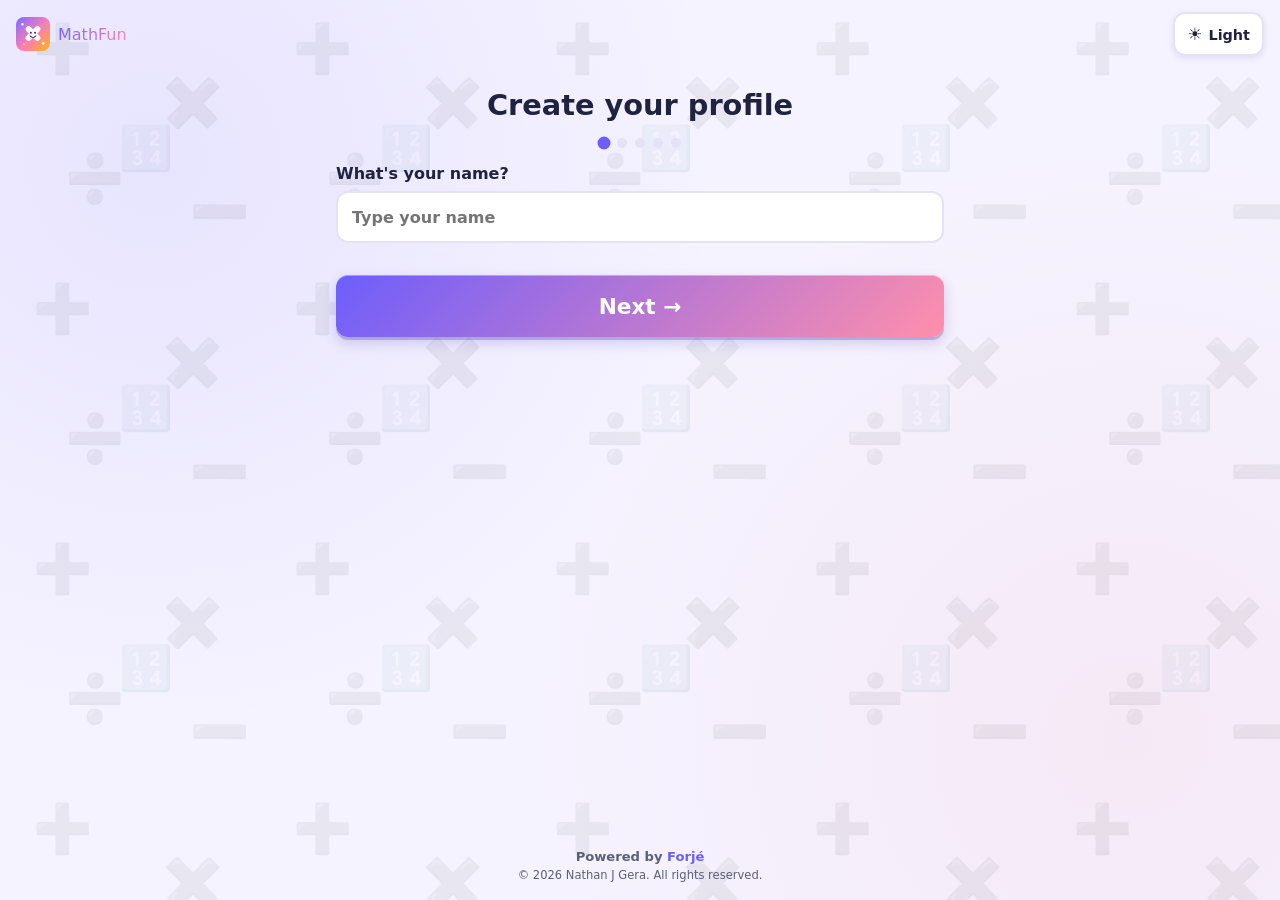
<file: index.html>
<!DOCTYPE html>
<html lang="en">
<head>
  <meta charset="UTF-8">
  <meta name="viewport" content="width=device-width, initial-scale=1.0, viewport-fit=cover">
  <meta name="theme-color" content="#6d5efc">
  <meta name="description" content="MathFun - a playful maths game for kids. Practise addition, subtraction, multiplication and division, with fun facts, a daily challenge and rewards.">
  <title>MathFun</title>
  <link rel="manifest" href="./manifest.webmanifest">
  <link rel="icon" href="./icons/icon.svg" type="image/svg+xml">
  <link rel="apple-touch-icon" href="./icons/apple-touch-icon.png">
  <link rel="stylesheet" href="./styles.css">
</head>
<body>
  <header class="app-header">
    <button class="brand" id="brandHome" type="button" aria-label="MathFun home - reload" title="Back to start (reload)">
      <img class="brand-mark" src="./icons/icon.svg" alt="" width="34" height="34" aria-hidden="true">
      <span class="brand-name">MathFun</span>
    </button>
    <div class="header-right">
      <button class="btn btn-ghost theme-toggle" id="themeToggle" aria-label="Switch theme" title="Switch theme"><span class="hdr-ico" aria-hidden="true">&#9728;&#65039;</span><span class="hdr-txt">Light</span></button>
      <button class="btn btn-ghost home-btn hidden" id="headerHomeBtn" aria-label="Home - choose an operation" title="Home"><span class="hdr-ico" aria-hidden="true">&#127968;</span><span class="hdr-txt">Home</span></button>
      <div class="profile-chip hidden" id="profileChip"></div>
    </div>
  </header>

  <main class="app-main">
    <!-- Who's playing (profile picker) -->
    <section class="screen" id="screen-who" aria-label="Who's playing"></section>

    <!-- Profile setup (create / edit) -->
    <section class="screen" id="screen-setup" aria-label="Profile setup"></section>

    <!-- Operations picker (+ - x div) -->
    <section class="screen" id="screen-ops" aria-label="Choose an operation"></section>

    <!-- Fun Facts -->
    <section class="screen" id="screen-funfacts" aria-label="Fun facts"></section>

    <!-- Home (Mode) -->
    <section class="screen" id="screen-home" aria-label="Home"></section>

    <!-- Play -->
    <section class="screen" id="screen-play" aria-label="Playing"></section>

    <!-- Results -->
    <section class="screen" id="screen-results" aria-label="Round results"></section>

    <!-- Mastery -->
    <section class="screen" id="screen-mastery" aria-label="My progress"></section>

    <!-- Rewards -->
    <section class="screen" id="screen-rewards" aria-label="Rewards"></section>

    <!-- Help -->
    <section class="screen" id="screen-help" aria-label="Help">
      <div class="play-top">
        <button class="btn btn-ghost btn-back" id="helpBack" aria-label="Back to home">&larr;</button>
        <h2 tabindex="-1">How to play</h2>
      </div>
      <div class="help-body">
        <p>MathFun helps you practise your maths. Here's how:</p>
        <ol>
          <li>Set up your player: name, boy or girl, age, a <strong>theme</strong> and a fun character.</li>
          <li>Choose what to practise: <strong>Addition</strong>, <strong>Subtraction</strong>,
              <strong>Multiplication</strong> or <strong>Division</strong>.</li>
          <li>Pick how hard: <strong>Easy</strong>, <strong>Medium</strong>, <strong>Hard</strong> or
              <strong>Super Hard</strong> (times tables and division also have
              <strong>Pick a number</strong>).</li>
          <li>Tap <strong>Play</strong>. You'll get 10 questions.</li>
          <li>Tap the answer you think is right (or press keys <strong>1-4</strong>).</li>
          <li>Earn <strong>stars</strong>, build <strong>streaks</strong>, and collect <strong>badges</strong>!</li>
        </ol>
        <p>Try <strong>&#127775; Fun Facts</strong> for cool things about numbers, or the
           <strong>&#127942; Daily Challenge</strong> for a surprise mix of questions. With the
           <strong>Timer off</strong>, a <strong>&#128161; Need a Hint?</strong> button pops up if
           you're stuck for a few seconds.</p>
        <p>Pick a <strong>&#127912; Theme</strong> when you create your profile (or change it any
           time from the player menu). Themes like Dino Valley, Space Blast, Candy Land, Honey Woods,
           Kart Racers or Robo Cat change the colours, background, characters, hints and music.</p>
        <p>While you play, your theme's little character hops along a board of
           <strong>10 numbered boxes</strong> at the top &mdash; one box per question. Get a
           question right and it <strong>jumps for joy</strong> (with confetti!) into the next box;
           miss one and it does a wobbly stumble. Each box remembers how you did with a
           <strong>&#10003;</strong> for a correct answer. Say hello by tapping the character!</p>
        <p>Use the <strong>&larr;</strong> arrow to go back a screen, or <strong>&#127968; Home</strong>
           (top right) to jump to the operation picker. Open the menu at the top right for your
           <strong>Profile</strong>, the <strong>&#127912; Theme</strong>, the
           <strong>Timer / Sound / Music</strong> toggles, your <strong>Rewards</strong> and
           <strong>Progress</strong>, and to <strong>switch player</strong>.</p>
        <p class="muted">Number sizes for + and -: Easy = single digit (to 10), Medium = two digits
           (to 100), Hard = three digits (to 1000), Super Hard = four digits (to 10000).</p>
        <p class="muted">All your progress stays on this device. Nothing is sent anywhere.</p>
        <p class="muted">MathFun v<span id="appVersion"></span> &middot; MIT licence.</p>
      </div>
    </section>
  </main>

  <div id="modalHost"></div>

  <footer class="app-footer">
    <div class="footer-brand">Powered by <span class="accent">Forj&eacute;</span></div>
    <div class="footer-copy">&copy; 2026 Nathan J Gera. All rights reserved.</div>
  </footer>

  <script type="module" src="./js/app.js"></script>
</body>
</html>
</file>
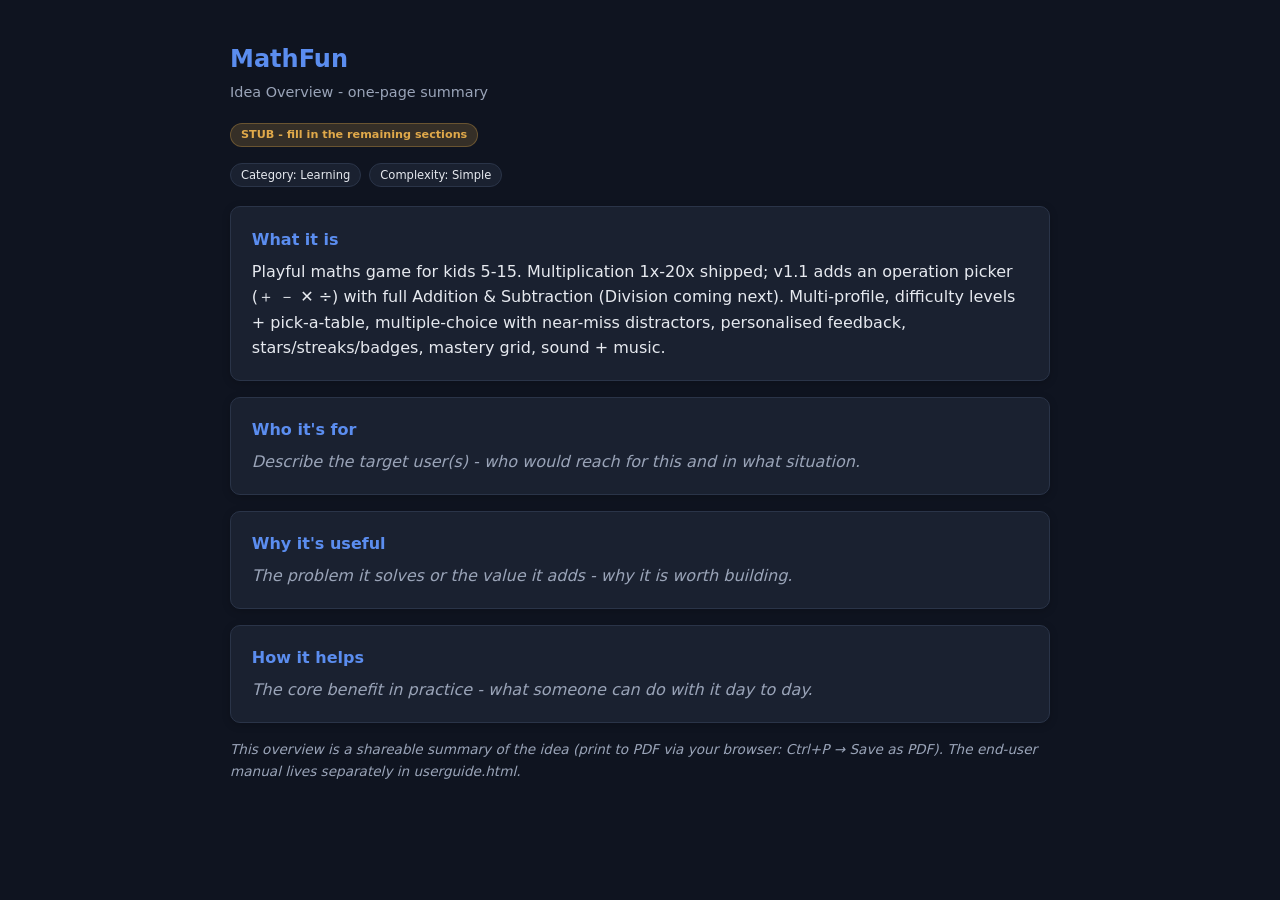
<file: overview.html>
﻿<!DOCTYPE html>
<html lang="en">
<head>
<meta charset="UTF-8">
<meta name="viewport" content="width=device-width,initial-scale=1.0">
<title>MathFun - Overview</title>
<style>
  body{font-family:system-ui,-apple-system,'Segoe UI',sans-serif;background:#0f1420;color:#e6e9ef;line-height:1.6;max-width:820px;margin:0 auto;padding:1.5rem}
  h1{color:#5b8def;font-size:1.5rem;margin-bottom:.15rem}
  .sub{color:#9aa4b8;font-size:.9rem;margin-bottom:1rem}
  .tag{display:inline-block;background:rgba(224,169,74,0.18);color:#e0a94a;font-weight:700;font-size:.7rem;padding:2px 10px;border-radius:999px;margin-bottom:1rem;border:1px solid rgba(224,169,74,0.3)}
  .meta{display:flex;gap:.5rem;flex-wrap:wrap;margin-bottom:1.2rem}
  .chip{font-size:.72rem;padding:2px 10px;border-radius:999px;border:1px solid #2a3448;background:#1a2130;color:#e6e9ef}
  .card{background:#1a2130;border:1px solid #2a3448;border-radius:10px;padding:1rem 1.3rem;box-shadow:0 2px 8px rgba(0,0,0,.2);margin-bottom:1rem}
  h2{color:#5b8def;font-size:1rem;margin:.2rem 0 .4rem}
  p{margin:.2rem 0;color:#e6e9ef}
  ul{margin:.3rem 0;padding-left:1.2rem;color:#e6e9ef}
  li{margin-bottom:.25rem}
  strong{color:#e6e9ef}
  code{background:rgba(255,255,255,0.08);padding:1px 5px;border-radius:4px;color:#e6e9ef}
  em{color:#9aa4b8}
  .hint{color:#9aa4b8;font-style:italic}
  .footer{margin-top:1.5rem;padding-top:1rem;border-top:1px solid #2a3448;text-align:center;color:#9aa4b8;font-size:.72rem;line-height:1.6}
  .footer .brand{color:#5b8def;font-weight:600}
  @media print{
    body{background:#fff;color:#1e293b;max-width:none;padding:0;font-size:11pt}
    .card{background:#fff;border-color:#ddd;box-shadow:none;break-inside:avoid}
    .tag{background:#fef3c7;color:#92400e;border-color:#92400e}
    h1,h2{color:#000}
    p,ul,li,strong{color:#1e293b}
    code{background:#f5f5f5;color:#1e293b}
    .chip{background:#f5f5f5;border-color:#ddd;color:#333}
    .footer{display:none}
  }
</style>
</head>
<body>
  <h1>MathFun</h1>
  <div class="sub">Idea Overview - one-page summary</div>
  <span class="tag">STUB - fill in the remaining sections</span>
  <div class="meta">
    <span class="chip">Category: Learning</span>
    <span class="chip">Complexity: Simple</span>
  </div>

  <div class="card">
    <h2>What it is</h2>
    <p>Playful maths game for kids 5-15. Multiplication 1x-20x shipped; v1.1 adds an operation picker (＋ － ✕ ÷) with full Addition &amp; Subtraction (Division coming next). Multi-profile, difficulty levels + pick-a-table, multiple-choice with near-miss distractors, personalised feedback, stars/streaks/badges, mastery grid, sound + music.</p>
  </div>

  <div class="card">
    <h2>Who it's for</h2>
    <p class="hint">Describe the target user(s) - who would reach for this and in what situation.</p>
  </div>

  <div class="card">
    <h2>Why it's useful</h2>
    <p class="hint">The problem it solves or the value it adds - why it is worth building.</p>
  </div>

  <div class="card">
    <h2>How it helps</h2>
    <p class="hint">The core benefit in practice - what someone can do with it day to day.</p>
  </div>

  <p class="hint" style="font-size:.85rem;margin-top:1rem">
    This overview is a shareable summary of the idea (print to PDF via your browser: Ctrl+P &rarr; Save as PDF).
    The end-user manual lives separately in userguide.html.
  </p>
</body>
</html>
</file>
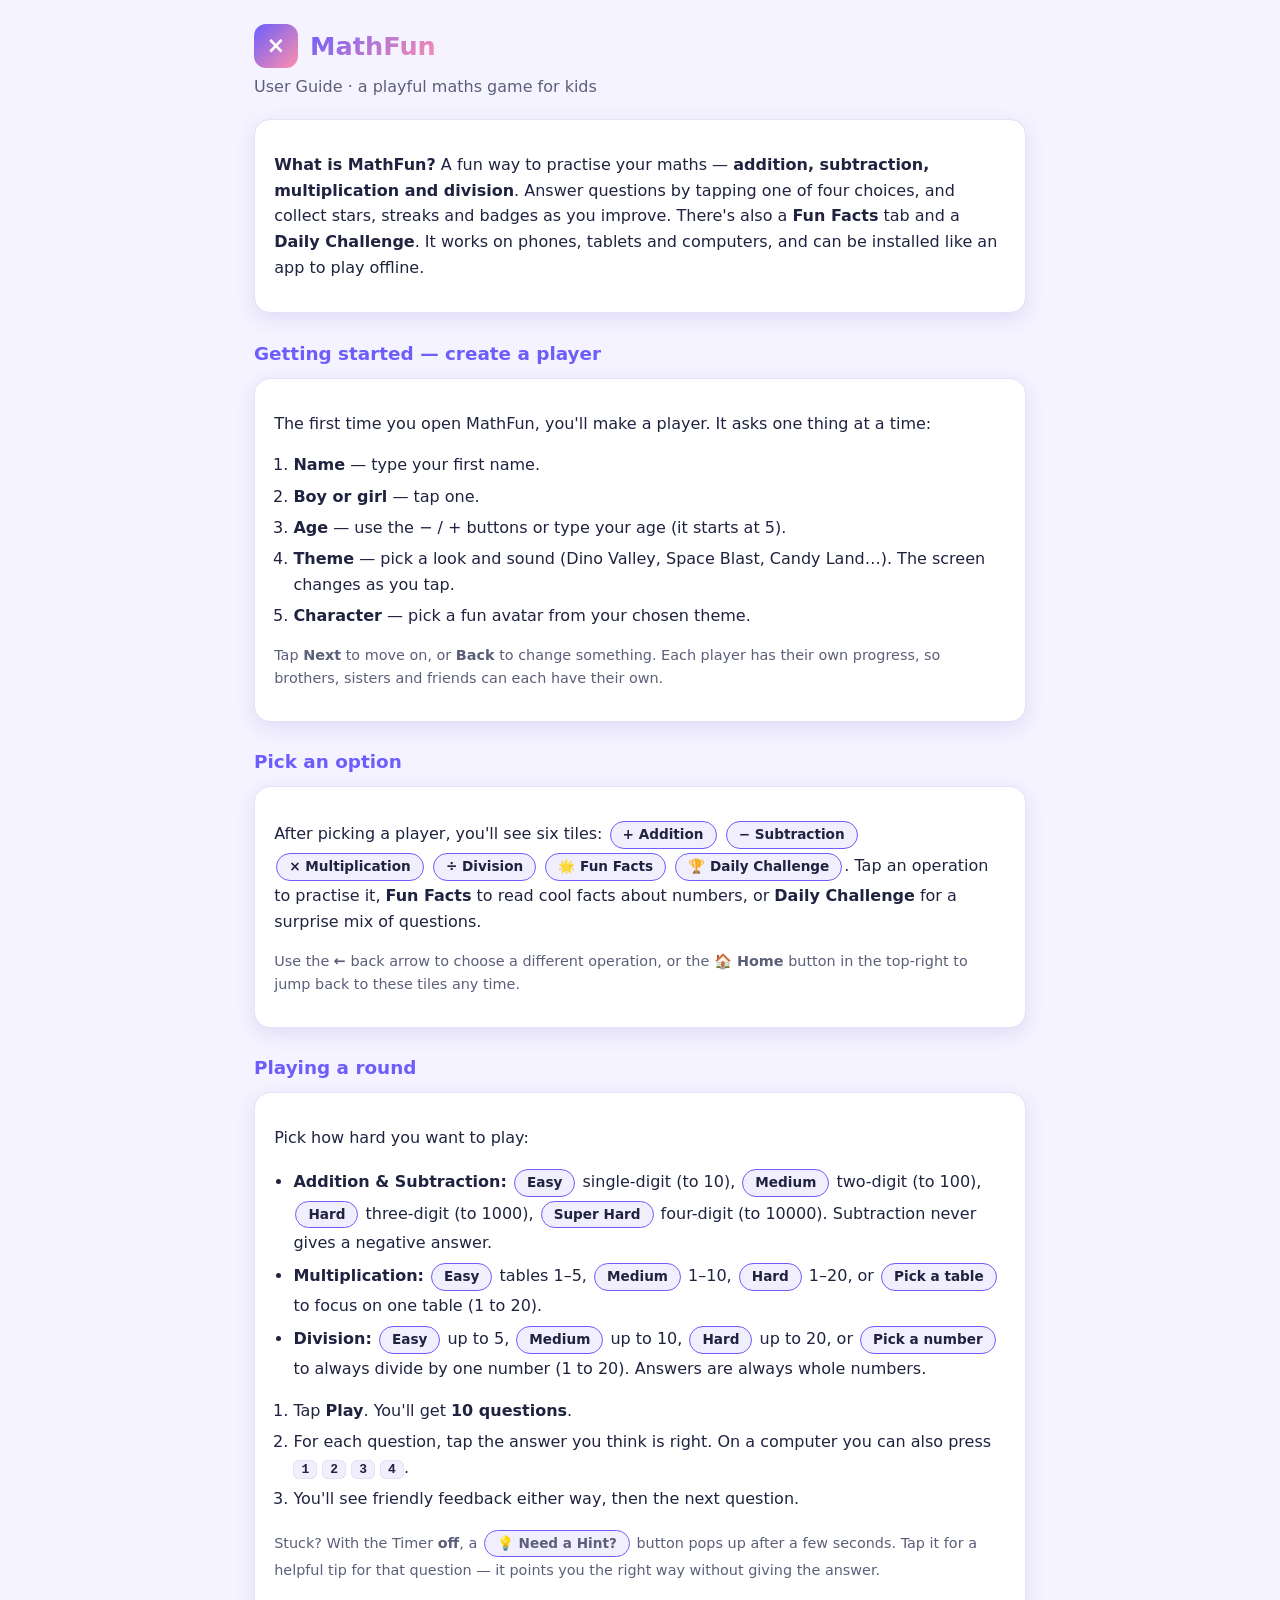
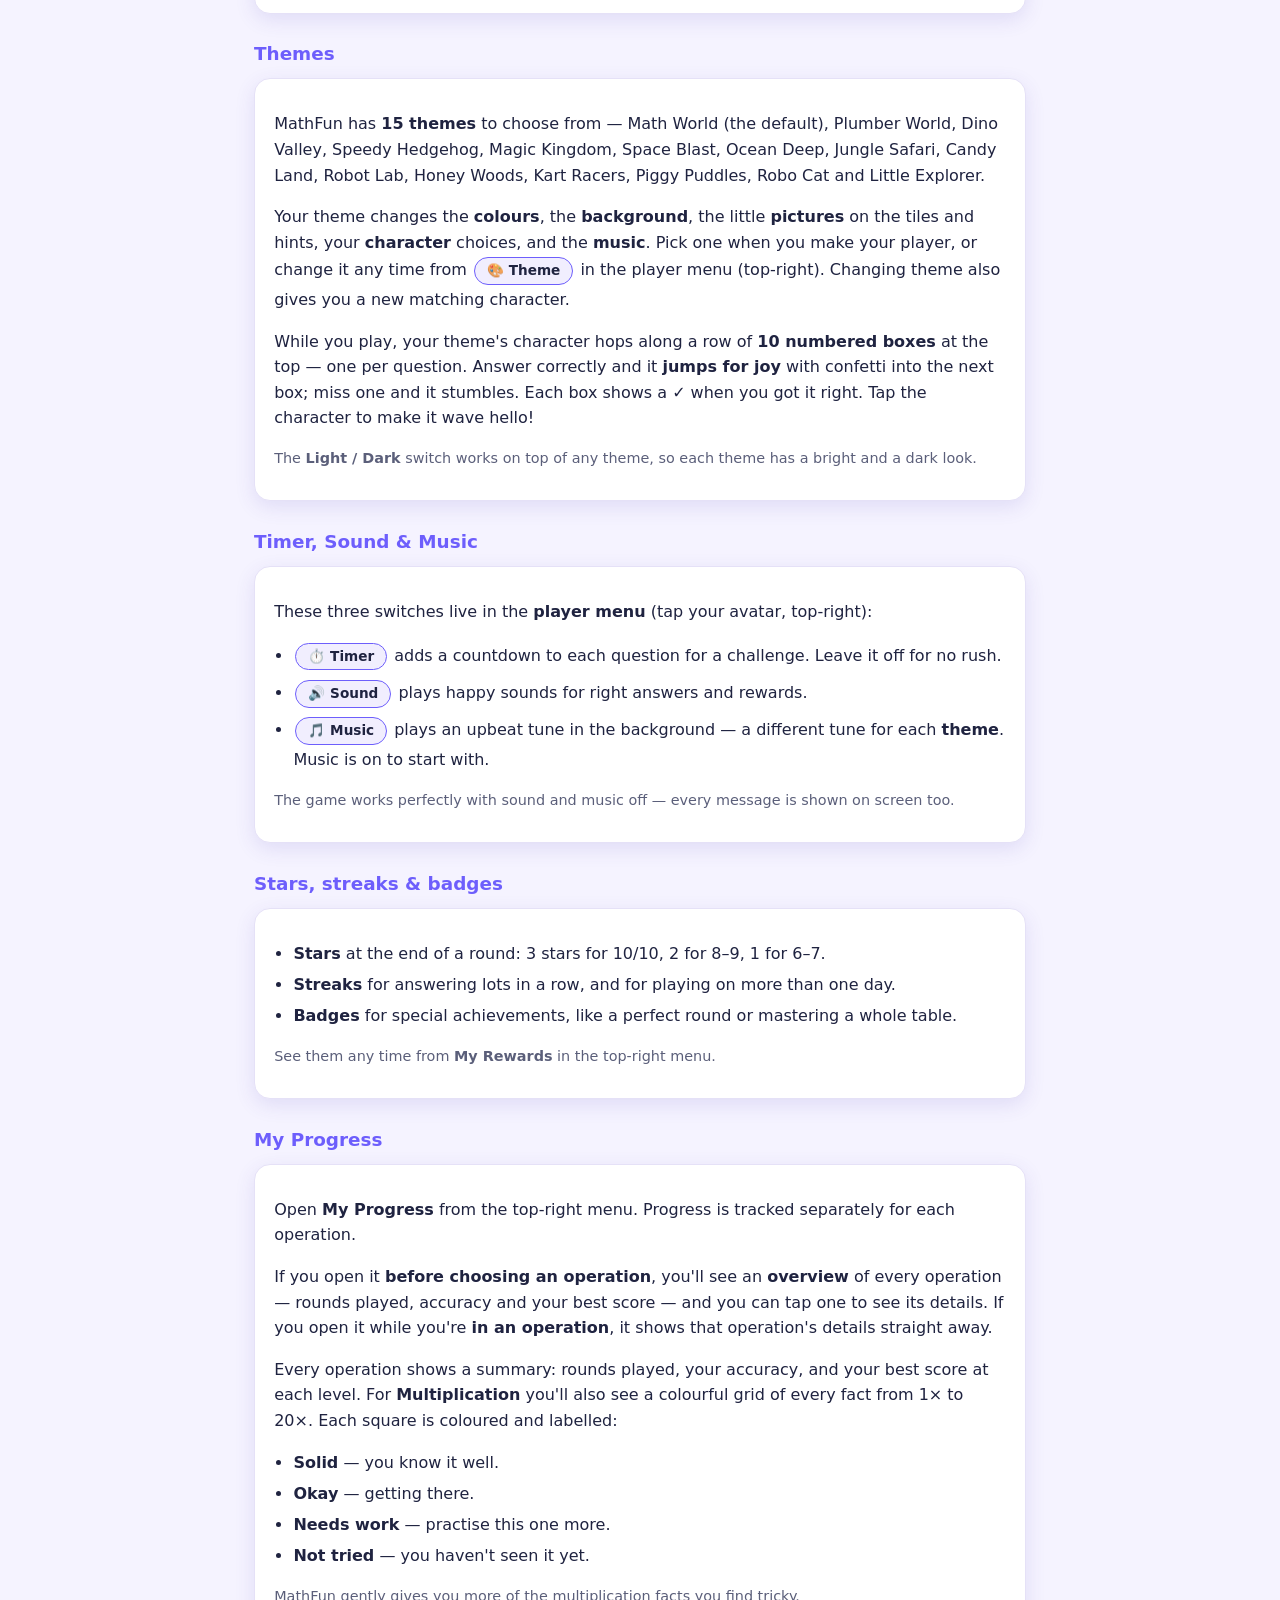
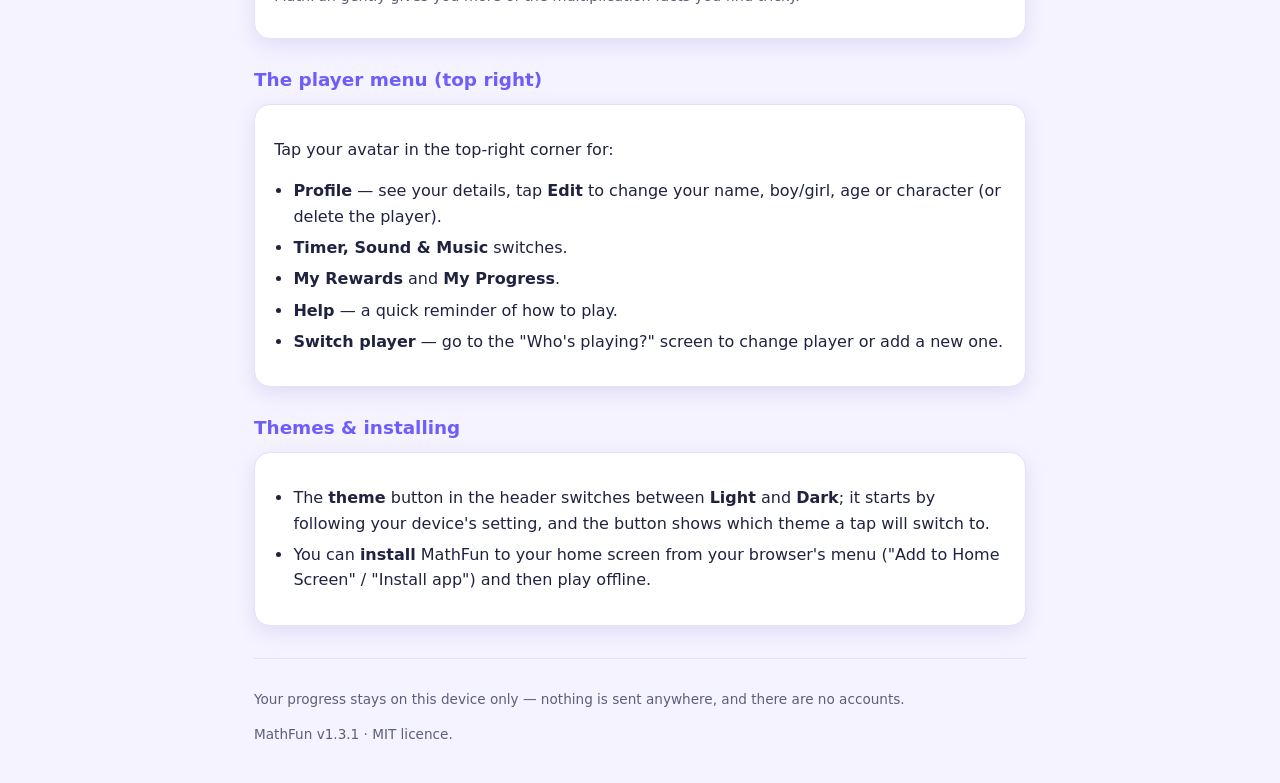
<file: userguide.html>
﻿<!DOCTYPE html>
<html lang="en">
<head>
<meta charset="UTF-8">
<meta name="viewport" content="width=device-width,initial-scale=1.0">
<title>MathFun - User Guide</title>
<style>
  :root{
    --brand:#6d5efc; --brand-2:#ff8fab; --accent:#ffb703;
    --bg:#f5f3ff; --surface:#fff; --surface-2:#f1eefe;
    --text:#1f2340; --text-soft:#5b5f7a; --border:#e5e1f7;
    --radius:16px; --shadow:0 6px 20px rgba(76,60,180,.12);
  }
  @media (prefers-color-scheme: dark){
    :root{ --bg:#14162b; --surface:#1e2140; --surface-2:#262a4d;
      --text:#f0f1fb; --text-soft:#a6abcf; --border:#333863; --shadow:0 6px 20px rgba(0,0,0,.4); }
  }
  *{box-sizing:border-box}
  body{font-family:'Segoe UI',system-ui,-apple-system,sans-serif;background:var(--bg);color:var(--text);
    line-height:1.6;max-width:820px;margin:0 auto;padding:1.5rem}
  .hero{display:flex;align-items:center;gap:12px;margin-bottom:.4rem}
  .mark{display:grid;place-items:center;width:44px;height:44px;border-radius:12px;
    background:linear-gradient(135deg,var(--brand),var(--brand-2));color:#fff;font-weight:900;font-size:1.4rem}
  h1{font-size:1.6rem;margin:0;background:linear-gradient(135deg,var(--brand),var(--brand-2));
    -webkit-background-clip:text;background-clip:text;color:transparent}
  .sub{color:var(--text-soft);margin:.2rem 0 1.2rem}
  h2{color:var(--brand);font-size:1.15rem;margin:1.6rem 0 .4rem}
  .card{background:var(--surface);border:1px solid var(--border);border-radius:var(--radius);
    padding:1rem 1.2rem;box-shadow:var(--shadow);margin:.6rem 0}
  ol,ul{padding-left:1.2rem} li{margin:.35rem 0}
  .chip{display:inline-block;background:var(--surface-2);border:1px solid var(--brand);
    border-radius:999px;padding:2px 12px;font-weight:700;font-size:.85rem;margin:2px}
  .muted{color:var(--text-soft);font-size:.9rem}
  kbd{background:var(--surface-2);border:1px solid var(--border);border-radius:6px;padding:1px 7px;font-weight:700}
  footer{margin-top:2rem;color:var(--text-soft);font-size:.85rem;border-top:1px solid var(--border);padding-top:1rem}
</style>
</head>
<body>
  <div class="hero">
    <span class="mark" aria-hidden="true">&times;</span>
    <h1>MathFun</h1>
  </div>
  <p class="sub">User Guide &middot; a playful maths game for kids</p>

  <div class="card">
    <p><strong>What is MathFun?</strong> A fun way to practise your maths &mdash;
    <strong>addition, subtraction, multiplication and division</strong>. Answer questions by
    tapping one of four choices, and collect stars, streaks and badges as you improve. There's
    also a <strong>Fun Facts</strong> tab and a <strong>Daily Challenge</strong>. It works on
    phones, tablets and computers, and can be installed like an app to play offline.</p>
  </div>

  <h2>Getting started &mdash; create a player</h2>
  <div class="card">
    <p>The first time you open MathFun, you'll make a player. It asks one thing at a time:</p>
    <ol>
      <li><strong>Name</strong> &mdash; type your first name.</li>
      <li><strong>Boy or girl</strong> &mdash; tap one.</li>
      <li><strong>Age</strong> &mdash; use the &minus; / &plus; buttons or type your age (it starts at 5).</li>
      <li><strong>Theme</strong> &mdash; pick a look and sound (Dino Valley, Space Blast, Candy Land&hellip;). The screen changes as you tap.</li>
      <li><strong>Character</strong> &mdash; pick a fun avatar from your chosen theme.</li>
    </ol>
    <p class="muted">Tap <strong>Next</strong> to move on, or <strong>Back</strong> to change something.
    Each player has their own progress, so brothers, sisters and friends can each have their own.</p>
  </div>

  <h2>Pick an option</h2>
  <div class="card">
    <p>After picking a player, you'll see six tiles:
      <span class="chip">&plus; Addition</span>
      <span class="chip">&minus; Subtraction</span>
      <span class="chip">&times; Multiplication</span>
      <span class="chip">&divide; Division</span>
      <span class="chip">&#127775; Fun Facts</span>
      <span class="chip">&#127942; Daily Challenge</span>.
      Tap an operation to practise it, <strong>Fun Facts</strong> to read cool facts about numbers,
      or <strong>Daily Challenge</strong> for a surprise mix of questions.</p>
    <p class="muted">Use the <strong>&larr;</strong> back arrow to choose a different operation, or the
      <strong>&#127968; Home</strong> button in the top-right to jump back to these tiles any time.</p>
  </div>

  <h2>Playing a round</h2>
  <div class="card">
    <p>Pick how hard you want to play:</p>
    <ul>
      <li><strong>Addition &amp; Subtraction:</strong>
        <span class="chip">Easy</span> single-digit (to 10),
        <span class="chip">Medium</span> two-digit (to 100),
        <span class="chip">Hard</span> three-digit (to 1000),
        <span class="chip">Super Hard</span> four-digit (to 10000).
        Subtraction never gives a negative answer.</li>
      <li><strong>Multiplication:</strong>
        <span class="chip">Easy</span> tables 1&ndash;5,
        <span class="chip">Medium</span> 1&ndash;10,
        <span class="chip">Hard</span> 1&ndash;20, or
        <span class="chip">Pick a table</span> to focus on one table (1 to 20).</li>
      <li><strong>Division:</strong>
        <span class="chip">Easy</span> up to 5,
        <span class="chip">Medium</span> up to 10,
        <span class="chip">Hard</span> up to 20, or
        <span class="chip">Pick a number</span> to always divide by one number (1 to 20).
        Answers are always whole numbers.</li>
    </ul>
    <ol>
      <li>Tap <strong>Play</strong>. You'll get <strong>10 questions</strong>.</li>
      <li>For each question, tap the answer you think is right. On a computer you can also
        press <kbd>1</kbd> <kbd>2</kbd> <kbd>3</kbd> <kbd>4</kbd>.</li>
      <li>You'll see friendly feedback either way, then the next question.</li>
    </ol>
    <p class="muted">Stuck? With the Timer <strong>off</strong>, a
      <span class="chip">&#128161; Need a Hint?</span> button pops up after a few seconds. Tap it for a
      helpful tip for that question &mdash; it points you the right way without giving the answer.</p>
  </div>

  <h2>Themes</h2>
  <div class="card">
    <p>MathFun has <strong>15 themes</strong> to choose from &mdash; Math World (the default),
      Plumber World, Dino Valley, Speedy Hedgehog, Magic Kingdom, Space Blast, Ocean Deep,
      Jungle Safari, Candy Land, Robot Lab, Honey Woods, Kart Racers, Piggy Puddles, Robo Cat
      and Little Explorer.</p>
    <p>Your theme changes the <strong>colours</strong>, the <strong>background</strong>, the little
      <strong>pictures</strong> on the tiles and hints, your <strong>character</strong> choices, and
      the <strong>music</strong>. Pick one when you make your player, or change it any time from
      <span class="chip">&#127912; Theme</span> in the player menu (top-right). Changing theme also
      gives you a new matching character.</p>
    <p>While you play, your theme's character hops along a row of <strong>10 numbered boxes</strong>
      at the top &mdash; one per question. Answer correctly and it <strong>jumps for joy</strong>
      with confetti into the next box; miss one and it stumbles. Each box shows a
      <strong>&#10003;</strong> when you got it right. Tap the character to make it wave hello!</p>
    <p class="muted">The <strong>Light / Dark</strong> switch works on top of any theme, so each
      theme has a bright and a dark look.</p>
  </div>

  <h2>Timer, Sound &amp; Music</h2>
  <div class="card">
    <p>These three switches live in the <strong>player menu</strong> (tap your avatar, top-right):</p>
    <ul>
      <li><span class="chip">&#9201;&#65039; Timer</span> adds a countdown to each question for a challenge. Leave it off for no rush.</li>
      <li><span class="chip">&#128266; Sound</span> plays happy sounds for right answers and rewards.</li>
      <li><span class="chip">&#127925; Music</span> plays an upbeat tune in the background &mdash; a
        different tune for each <strong>theme</strong>. Music is on to start with.</li>
    </ul>
    <p class="muted">The game works perfectly with sound and music off &mdash; every message is shown on screen too.</p>
  </div>

  <h2>Stars, streaks &amp; badges</h2>
  <div class="card">
    <ul>
      <li><strong>Stars</strong> at the end of a round: 3 stars for 10/10, 2 for 8&ndash;9, 1 for 6&ndash;7.</li>
      <li><strong>Streaks</strong> for answering lots in a row, and for playing on more than one day.</li>
      <li><strong>Badges</strong> for special achievements, like a perfect round or mastering a whole table.</li>
    </ul>
    <p class="muted">See them any time from <strong>My Rewards</strong> in the top-right menu.</p>
  </div>

  <h2>My Progress</h2>
  <div class="card">
    <p>Open <strong>My Progress</strong> from the top-right menu. Progress is tracked separately
    for each operation.</p>
    <p>If you open it <strong>before choosing an operation</strong>, you'll see an
    <strong>overview</strong> of every operation &mdash; rounds played, accuracy and your best
    score &mdash; and you can tap one to see its details. If you open it while you're
    <strong>in an operation</strong>, it shows that operation's details straight away.</p>
    <p>Every operation shows a summary: rounds played, your accuracy, and your best score at each
    level. For <strong>Multiplication</strong> you'll also see a colourful grid of every fact from
    1&times; to 20&times;. Each square is coloured and labelled:</p>
    <ul>
      <li><strong>Solid</strong> &mdash; you know it well.</li>
      <li><strong>Okay</strong> &mdash; getting there.</li>
      <li><strong>Needs work</strong> &mdash; practise this one more.</li>
      <li><strong>Not tried</strong> &mdash; you haven't seen it yet.</li>
    </ul>
    <p class="muted">MathFun gently gives you more of the multiplication facts you find tricky.</p>
  </div>

  <h2>The player menu (top right)</h2>
  <div class="card">
    <p>Tap your avatar in the top-right corner for:</p>
    <ul>
      <li><strong>Profile</strong> &mdash; see your details, tap <strong>Edit</strong> to change your name, boy/girl, age or character (or delete the player).</li>
      <li><strong>Timer, Sound &amp; Music</strong> switches.</li>
      <li><strong>My Rewards</strong> and <strong>My Progress</strong>.</li>
      <li><strong>Help</strong> &mdash; a quick reminder of how to play.</li>
      <li><strong>Switch player</strong> &mdash; go to the "Who's playing?" screen to change player or add a new one.</li>
    </ul>
  </div>

  <h2>Themes &amp; installing</h2>
  <div class="card">
    <ul>
      <li>The <strong>theme</strong> button in the header switches between <strong>Light</strong> and <strong>Dark</strong>; it starts by following your device's setting, and the button shows which theme a tap will switch to.</li>
      <li>You can <strong>install</strong> MathFun to your home screen from your browser's menu ("Add to Home Screen" / "Install app") and then play offline.</li>
    </ul>
  </div>

  <footer>
    <p>Your progress stays on this device only &mdash; nothing is sent anywhere, and there are no accounts.</p>
    <p>MathFun v1.3.1 &middot; MIT licence.</p>
  </footer>
</body>
</html>
</file>
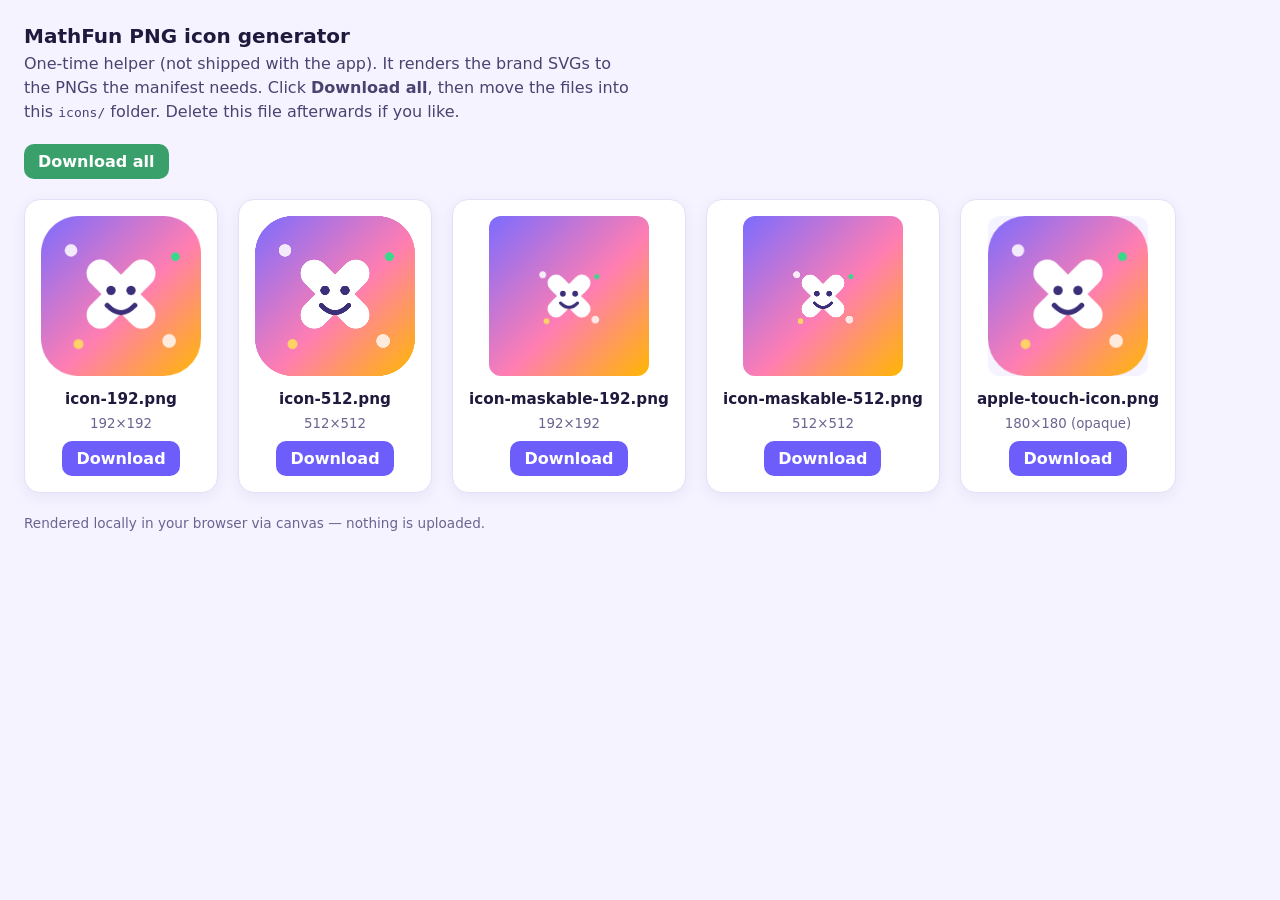
<file: icons/generate-icons.html>
<!DOCTYPE html>
<html lang="en">
<head>
  <meta charset="UTF-8">
  <meta name="viewport" content="width=device-width, initial-scale=1.0">
  <title>MathFun - PNG icon generator</title>
  <style>
    :root { font-family: system-ui, -apple-system, Segoe UI, Roboto, sans-serif; }
    body { margin: 0; padding: 24px; background: #f5f3ff; color: #1f1a3d; }
    h1 { font-size: 1.25rem; margin: 0 0 4px; }
    p { margin: 4px 0 16px; color: #4a4370; max-width: 60ch; line-height: 1.5; }
    .row { display: flex; flex-wrap: wrap; gap: 20px; }
    .card { background: #fff; border: 1px solid #e4e0f5; border-radius: 16px; padding: 16px; text-align: center; box-shadow: 0 4px 14px rgba(80,60,160,.08); }
    .card canvas { image-rendering: auto; border-radius: 12px; background: #fff; max-width: 160px; height: auto; }
    .card h2 { font-size: .95rem; margin: 10px 0 8px; }
    .card small { color: #6b6490; display: block; margin-bottom: 10px; }
    button { font: inherit; font-weight: 600; cursor: pointer; border: 0; border-radius: 10px; padding: 8px 14px; background: #6d5efc; color: #fff; transition: transform .15s ease, filter .15s ease; }
    button:hover { filter: brightness(1.05); transform: translateY(-1px); }
    button:active { transform: translateY(0); }
    #all { margin: 4px 0 20px; background: #39a06b; }
    .note { margin-top: 20px; font-size: .85rem; color: #6b6490; }
  </style>
</head>
<body>
  <h1>MathFun PNG icon generator</h1>
  <p>One-time helper (not shipped with the app). It renders the brand SVGs to the PNGs the
     manifest needs. Click <strong>Download all</strong>, then move the files into this
     <code>icons/</code> folder. Delete this file afterwards if you like.</p>

  <button id="all" type="button">Download all</button>

  <div class="row" id="cards"></div>

  <p class="note">Rendered locally in your browser via canvas &mdash; nothing is uploaded.</p>

  <script>
    // Each target: source SVG, output size, filename, and whether to force an opaque
    // background (apple-touch-icon must not be transparent).
    const TARGETS = [
      { svg: 'icon.svg',          size: 192, file: 'icon-192.png',          opaque: false },
      { svg: 'icon.svg',          size: 512, file: 'icon-512.png',          opaque: false },
      { svg: 'icon-maskable.svg', size: 192, file: 'icon-maskable-192.png', opaque: false },
      { svg: 'icon-maskable.svg', size: 512, file: 'icon-maskable-512.png', opaque: false },
      { svg: 'icon.svg',          size: 180, file: 'apple-touch-icon.png',  opaque: true  },
    ];
    const BG = '#f5f3ff'; // matches manifest background_color, used for opaque output

    function loadSvg(path) {
      return fetch(path)
        .then((r) => { if (!r.ok) throw new Error('Cannot load ' + path); return r.text(); })
        .then((text) => new Promise((resolve, reject) => {
          const blob = new Blob([text], { type: 'image/svg+xml' });
          const url = URL.createObjectURL(blob);
          const img = new Image();
          img.onload = () => { resolve(img); URL.revokeObjectURL(url); };
          img.onerror = () => { reject(new Error('Decode failed ' + path)); URL.revokeObjectURL(url); };
          img.src = url;
        }));
    }

    function render(canvas, img, size, opaque) {
      canvas.width = size; canvas.height = size;
      const ctx = canvas.getContext('2d');
      if (opaque) { ctx.fillStyle = BG; ctx.fillRect(0, 0, size, size); }
      ctx.drawImage(img, 0, 0, size, size);
    }

    function download(canvas, file) {
      canvas.toBlob((blob) => {
        const a = document.createElement('a');
        a.href = URL.createObjectURL(blob);
        a.download = file;
        document.body.appendChild(a);
        a.click();
        a.remove();
        setTimeout(() => URL.revokeObjectURL(a.href), 1000);
      }, 'image/png');
    }

    const built = [];
    const cards = document.getElementById('cards');

    Promise.all(TARGETS.map((t) => loadSvg(t.svg).then((img) => ({ t, img }))))
      .then((items) => {
        items.forEach(({ t, img }) => {
          const card = document.createElement('div');
          card.className = 'card';
          const canvas = document.createElement('canvas');
          render(canvas, img, t.size, t.opaque);
          const h2 = document.createElement('h2');
          h2.textContent = t.file;
          const small = document.createElement('small');
          small.textContent = t.size + '\u00d7' + t.size + (t.opaque ? ' (opaque)' : '');
          const btn = document.createElement('button');
          btn.type = 'button';
          btn.textContent = 'Download';
          btn.addEventListener('click', () => download(canvas, t.file));
          card.append(canvas, h2, small, btn);
          cards.appendChild(card);
          built.push({ canvas, file: t.file });
        });
      })
      .catch((err) => {
        document.body.insertAdjacentHTML('beforeend',
          '<p style="color:#c0392b">' + err.message +
          ' &mdash; open this page over http (Live Server), not file://.</p>');
      });

    document.getElementById('all').addEventListener('click', () => {
      built.forEach((b, i) => setTimeout(() => download(b.canvas, b.file), i * 350));
    });
  </script>
</body>
</html>
</file>
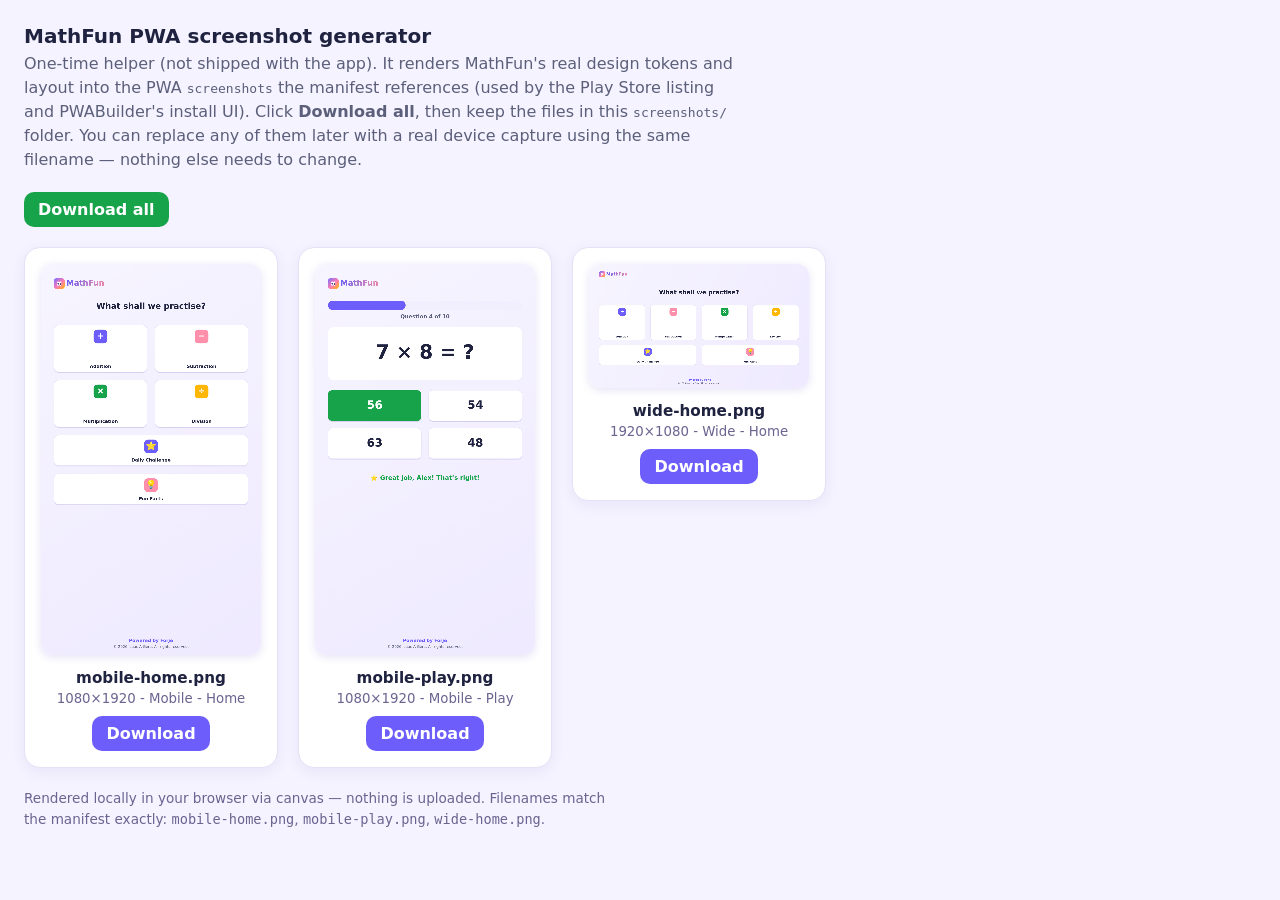
<file: screenshots/generate-screenshots.html>
<!DOCTYPE html>
<html lang="en">
<head>
  <meta charset="UTF-8">
  <meta name="viewport" content="width=device-width, initial-scale=1.0">
  <title>MathFun - PWA screenshot generator</title>
  <style>
    :root { font-family: system-ui, -apple-system, 'Segoe UI', Roboto, sans-serif; }
    body { margin: 0; padding: 24px; background: #f5f3ff; color: #1f2340; }
    h1 { font-size: 1.25rem; margin: 0 0 4px; }
    p { margin: 4px 0 16px; color: #5b5f7a; max-width: 70ch; line-height: 1.5; }
    .row { display: flex; flex-wrap: wrap; gap: 20px; align-items: flex-start; }
    .card { background: #fff; border: 1px solid #e5e1f7; border-radius: 16px; padding: 16px; text-align: center; box-shadow: 0 4px 14px rgba(80,60,160,.08); }
    .card canvas { image-rendering: auto; border-radius: 12px; background: #fff; max-width: 220px; height: auto; box-shadow: 0 2px 8px rgba(76,60,180,.15); }
    .card h2 { font-size: .95rem; margin: 10px 0 4px; }
    .card small { color: #6b6490; display: block; margin-bottom: 10px; }
    button { font: inherit; font-weight: 700; cursor: pointer; border: 0; border-radius: 10px; padding: 8px 14px; background: #6d5efc; color: #fff; transition: transform .15s ease, filter .15s ease; }
    button:hover { filter: brightness(1.05); transform: translateY(-1px); }
    button:active { transform: translateY(0); }
    #all { margin: 4px 0 20px; background: #16a34a; }
    .note { margin-top: 20px; font-size: .85rem; color: #6b6490; max-width: 70ch; }
  </style>
</head>
<body>
  <h1>MathFun PWA screenshot generator</h1>
  <p>One-time helper (not shipped with the app). It renders MathFun's real design tokens and
     layout into the PWA <code>screenshots</code> the manifest references (used by the Play Store
     listing and PWABuilder's install UI). Click <strong>Download all</strong>, then keep the
     files in this <code>screenshots/</code> folder. You can replace any of them later with a
     real device capture using the same filename &mdash; nothing else needs to change.</p>

  <button id="all" type="button">Download all</button>
  <div class="row" id="cards"></div>

  <p class="note">Rendered locally in your browser via canvas &mdash; nothing is uploaded.
     Filenames match the manifest exactly: <code>mobile-home.png</code>,
     <code>mobile-play.png</code>, <code>wide-home.png</code>.</p>

  <script>
    // MathFun design tokens (kept in sync with styles.css :root).
    const T = {
      brand: '#6d5efc', brand2: '#ff8fab', accent: '#ffb703',
      good: '#16a34a', bad: '#dc2626',
      bg: '#f5f3ff', surface: '#ffffff', surface2: '#f1eefe',
      text: '#1f2340', textSoft: '#5b5f7a', border: '#e5e1f7',
      white: '#ffffff',
    };
    const FONT = "'Segoe UI', system-ui, -apple-system, sans-serif";

    // ---- small canvas helpers ----
    function roundRect(ctx, x, y, w, h, r) {
      const rr = Math.min(r, w / 2, h / 2);
      ctx.beginPath();
      ctx.moveTo(x + rr, y);
      ctx.arcTo(x + w, y, x + w, y + h, rr);
      ctx.arcTo(x + w, y + h, x, y + h, rr);
      ctx.arcTo(x, y + h, x, y, rr);
      ctx.arcTo(x, y, x + w, y, rr);
      ctx.closePath();
    }
    function fillRoundRect(ctx, x, y, w, h, r, fill) { roundRect(ctx, x, y, w, h, r); ctx.fillStyle = fill; ctx.fill(); }
    function text(ctx, str, x, y, size, color, weight, align) {
      ctx.font = (weight || 700) + ' ' + size + "px " + FONT;
      ctx.fillStyle = color; ctx.textAlign = align || 'left'; ctx.textBaseline = 'middle';
      ctx.fillText(str, x, y);
    }
    function bgGradient(ctx, w, h) {
      const g = ctx.createLinearGradient(0, 0, w, h);
      g.addColorStop(0, '#f7f5ff'); g.addColorStop(1, '#efeaff');
      ctx.fillStyle = g; ctx.fillRect(0, 0, w, h);
    }
    // The MathFun brand mark: gradient rounded square + white smiley cross.
    function brandMark(ctx, cx, cy, s) {
      ctx.save();
      const g = ctx.createLinearGradient(cx - s / 2, cy - s / 2, cx + s / 2, cy + s / 2);
      g.addColorStop(0, '#7c6cff'); g.addColorStop(0.55, '#ff7eb3'); g.addColorStop(1, '#ffb703');
      fillRoundRect(ctx, cx - s / 2, cy - s / 2, s, s, s * 0.23, g);
      // rotated cross
      ctx.translate(cx, cy); ctx.rotate(Math.PI / 4);
      const bar = s * 0.5, thick = s * 0.16, rr = thick / 2;
      fillRoundRect(ctx, -thick / 2, -bar / 2, thick, bar, rr, '#fff');
      fillRoundRect(ctx, -bar / 2, -thick / 2, bar, thick, rr, '#fff');
      ctx.restore();
      // eyes + smile
      const eye = s * 0.045;
      ctx.fillStyle = '#3b2f7a';
      ctx.beginPath(); ctx.arc(cx - s * 0.09, cy - s * 0.03, eye, 0, 7); ctx.fill();
      ctx.beginPath(); ctx.arc(cx + s * 0.09, cy - s * 0.03, eye, 0, 7); ctx.fill();
      ctx.strokeStyle = '#3b2f7a'; ctx.lineWidth = s * 0.05; ctx.lineCap = 'round';
      ctx.beginPath(); ctx.arc(cx, cy + s * 0.02, s * 0.13, 0.15 * Math.PI, 0.85 * Math.PI); ctx.stroke();
    }
    function header(ctx, w, pad, y) {
      brandMark(ctx, pad + 26, y, 52);
      // gradient wordmark
      const g = ctx.createLinearGradient(pad + 60, 0, pad + 260, 0);
      g.addColorStop(0, T.brand); g.addColorStop(1, T.brand2);
      text(ctx, 'MathFun', pad + 60, y, 38, '#000', 900, 'left');
      ctx.font = '900 38px ' + FONT; ctx.fillStyle = g; ctx.textAlign = 'left';
      ctx.fillText('MathFun', pad + 60, y);
    }

    // An operation tile (emoji + label) in MathFun's card style.
    function opTile(ctx, x, y, w, h, emoji, label, tint) {
      fillRoundRect(ctx, x, y + 4, w, h, 22, 'rgba(76,60,180,0.18)'); // drop shadow
      fillRoundRect(ctx, x, y, w, h, 22, T.surface);
      roundRect(ctx, x, y, w, h, 22); ctx.strokeStyle = T.border; ctx.lineWidth = 2; ctx.stroke();
      fillRoundRect(ctx, x + w / 2 - 34, y + 22, 68, 68, 20, tint);
      text(ctx, emoji, x + w / 2, y + 22 + 34, 42, '#fff', 800, 'center');
      text(ctx, label, x + w / 2, y + h - 26, 22, T.text, 700, 'center');
    }

    // ---------- Screen 1: mobile home / operation picker ----------
    function drawMobileHome(ctx, w, h) {
      bgGradient(ctx, w, h);
      const pad = 64;
      header(ctx, w, pad, 96);
      text(ctx, 'What shall we practise?', w / 2, 210, 40, T.text, 800, 'center');
      const cols = 2, gap = 40, tileW = (w - pad * 2 - gap) / cols, tileH = 230;
      const ops = [
        ['+', 'Addition', T.brand],
        ['\u2212', 'Subtraction', T.brand2],
        ['\u00d7', 'Multiplication', T.good],
        ['\u00f7', 'Division', T.accent],
      ];
      let x = pad, y = 300;
      ops.forEach((o, i) => {
        opTile(ctx, x, y, tileW, tileH, o[0], o[1], o[2]);
        if (i % 2 === 0) { x += tileW + gap; } else { x = pad; y += tileH + gap; }
      });
      // Fun Facts + Daily Challenge wide tiles
      opTile(ctx, pad, y, w - pad * 2, 150, '\u2b50', 'Daily Challenge', T.brand);
      y += 150 + gap;
      opTile(ctx, pad, y, w - pad * 2, 150, '\ud83d\udca1', 'Fun Facts', T.brand2);
      footer(ctx, w, h);
    }

    // ---------- Screen 2: mobile play round ----------
    function drawMobilePlay(ctx, w, h) {
      bgGradient(ctx, w, h);
      const pad = 64;
      header(ctx, w, pad, 96);
      // progress pill
      fillRoundRect(ctx, pad, 180, w - pad * 2, 46, 23, T.surface2);
      fillRoundRect(ctx, pad, 180, (w - pad * 2) * 0.4, 46, 23, T.brand);
      text(ctx, 'Question 4 of 10', w / 2, 260, 26, T.textSoft, 700, 'center');
      // question card
      fillRoundRect(ctx, pad, 310, w - pad * 2, 260, 28, T.surface);
      text(ctx, '7 \u00d7 8 = ?', w / 2, 440, 96, T.text, 900, 'center');
      // 2x2 answer tiles
      const cols = 2, gap = 36, aW = (w - pad * 2 - gap) / cols, aH = 150;
      const answers = [['56', T.good, true], ['54', T.surface, false], ['63', T.surface, false], ['48', T.surface, false]];
      let x = pad, y = 620;
      answers.forEach((a, i) => {
        fillRoundRect(ctx, x, y + 4, aW, aH, 20, 'rgba(76,60,180,0.18)');
        fillRoundRect(ctx, x, y, aW, aH, 20, a[1]);
        if (!a[2]) { roundRect(ctx, x, y, aW, aH, 20); ctx.strokeStyle = T.border; ctx.lineWidth = 2; ctx.stroke(); }
        text(ctx, a[0], x + aW / 2, y + aH / 2, 56, a[2] ? '#fff' : T.text, 900, 'center');
        if (i % 2 === 0) { x += aW + gap; } else { x = pad; y += aH + gap; }
      });
      // feedback
      text(ctx, '\u2b50 Great job, Alex! That\u2019s right!', w / 2, y + 60, 30, T.good, 800, 'center');
      footer(ctx, w, h);
    }

    // ---------- Screen 3: wide (desktop) home ----------
    function drawWideHome(ctx, w, h) {
      bgGradient(ctx, w, h);
      const pad = 90;
      header(ctx, w, pad, 90);
      text(ctx, 'What shall we practise?', w / 2, 250, 52, T.text, 800, 'center');
      const cols = 4, gap = 48, tileW = (w - pad * 2 - gap * (cols - 1)) / cols, tileH = 300;
      const ops = [
        ['+', 'Addition', T.brand],
        ['\u2212', 'Subtraction', T.brand2],
        ['\u00d7', 'Multiplication', T.good],
        ['\u00f7', 'Division', T.accent],
      ];
      let x = pad; const y = 360;
      ops.forEach((o) => { opTile(ctx, x, y, tileW, tileH, o[0], o[1], o[2]); x += tileW + gap; });
      // two wide feature tiles
      const fW = (w - pad * 2 - gap) / 2, fy = y + tileH + gap;
      opTile(ctx, pad, fy, fW, 170, '\u2b50', 'Daily Challenge', T.brand);
      opTile(ctx, pad + fW + gap, fy, fW, 170, '\ud83d\udca1', 'Fun Facts', T.brand2);
      footer(ctx, w, h);
    }

    function footer(ctx, w, h) {
      text(ctx, 'Powered by Forj\u00e9', w / 2, h - 70, 22, T.brand, 700, 'center');
      text(ctx, '\u00a9 2026 Isaac A Gera. All rights reserved.', w / 2, h - 40, 18, T.textSoft, 500, 'center');
    }

    const TARGETS = [
      { file: 'mobile-home.png', w: 1080, h: 1920, draw: drawMobileHome, label: 'Mobile - Home' },
      { file: 'mobile-play.png', w: 1080, h: 1920, draw: drawMobilePlay, label: 'Mobile - Play' },
      { file: 'wide-home.png',   w: 1920, h: 1080, draw: drawWideHome,   label: 'Wide - Home' },
    ];

    function download(canvas, file) {
      canvas.toBlob((blob) => {
        const a = document.createElement('a');
        a.href = URL.createObjectURL(blob);
        a.download = file;
        document.body.appendChild(a); a.click(); a.remove();
        setTimeout(() => URL.revokeObjectURL(a.href), 1000);
      }, 'image/png');
    }

    const built = [];
    const cards = document.getElementById('cards');
    TARGETS.forEach((t) => {
      const canvas = document.createElement('canvas');
      canvas.width = t.w; canvas.height = t.h;
      t.draw(canvas.getContext('2d'), t.w, t.h);
      const card = document.createElement('div'); card.className = 'card';
      const h2 = document.createElement('h2'); h2.textContent = t.file;
      const small = document.createElement('small'); small.textContent = t.w + '\u00d7' + t.h + ' - ' + t.label;
      const btn = document.createElement('button'); btn.type = 'button'; btn.textContent = 'Download';
      btn.addEventListener('click', () => download(canvas, t.file));
      card.append(canvas, h2, small, btn);
      cards.appendChild(card);
      built.push({ canvas, file: t.file });
    });

    document.getElementById('all').addEventListener('click', () => {
      built.forEach((b, i) => setTimeout(() => download(b.canvas, b.file), i * 350));
    });
  </script>
</body>
</html>
</file>
<file: styles.css>
/* MathFun styles - design tokens + light/dark, mobile-first (SPEC R9, R10). */

/* ---------- Design tokens ---------- */
:root {
  --brand: #6d5efc;
  --brand-2: #ff8fab;
  --accent: #ffb703;
  --good: #16a34a;
  --good-bg: #dcfce7;
  --bad: #dc2626;
  --bad-bg: #fee2e2;

  --bg: #f5f3ff;
  --surface: #ffffff;
  --surface-2: #f1eefe;
  --text: #1f2340;
  --text-soft: #5b5f7a;
  --border: #e5e1f7;

  --radius: 18px;
  --radius-sm: 12px;
  --shadow: 0 6px 20px rgba(76, 60, 180, 0.12);
  --shadow-sm: 0 2px 8px rgba(76, 60, 180, 0.10);

  --space: 16px;
  --space-lg: 24px;
  --tap: 52px;                 /* min tap target for young children */
  --fs-question: clamp(2.4rem, 10vw, 4rem);
  --transition: 160ms ease-out;

  /* mastery states */
  --m-solid: #16a34a;
  --m-okay: #f59e0b;
  --m-needs: #ef4444;
  --m-new: #cbd5e1;
}

@media (prefers-color-scheme: dark) {
  :root:not([data-theme="light"]) {
    --bg: #14162b;
    --surface: #1e2140;
    --surface-2: #262a4d;
    --text: #f0f1fb;
    --text-soft: #a6abcf;
    --border: #333863;
    --shadow: 0 6px 20px rgba(0, 0, 0, 0.4);
    --shadow-sm: 0 2px 8px rgba(0, 0, 0, 0.35);
    --good-bg: #143a24;
    --bad-bg: #401b1b;
    --m-new: #475069;
  }
}
:root[data-theme="dark"] {
  --bg: #14162b; --surface: #1e2140; --surface-2: #262a4d;
  --text: #f0f1fb; --text-soft: #a6abcf; --border: #333863;
  --shadow: 0 6px 20px rgba(0,0,0,.4); --shadow-sm: 0 2px 8px rgba(0,0,0,.35);
  --good-bg: #143a24; --bad-bg: #401b1b; --m-new: #475069;
}

* { box-sizing: border-box; }

html, body { height: 100%; }
body {
  margin: 0;
  font-family: 'Segoe UI', system-ui, -apple-system, 'Comic Sans MS', sans-serif;
  background: var(--bg);
  color: var(--text);
  -webkit-tap-highlight-color: transparent;
  display: flex;
  flex-direction: column;
  min-height: 100dvh;
}

/* ---------- Header ---------- */
.app-header {
  display: flex; align-items: center; justify-content: space-between;
  padding: 12px var(--space);
}
/* .brand is a <button> (tap = reload home) - strip the native button chrome so no box shows. */
.brand {
  display: flex; align-items: center; gap: 8px; font-weight: 900; font-size: 1.3rem;
  background: none; border: none; padding: 0; margin: 0; cursor: pointer; color: inherit; font: inherit;
}
.brand:focus-visible { outline: 3px solid var(--accent); outline-offset: 3px; border-radius: 10px; }
/* The mark is the SVG logo itself - no gradient box behind it (that was the old text monogram). */
.brand-mark { display: block; width: 34px; height: 34px; }
.brand-name { background: linear-gradient(135deg, var(--brand), var(--brand-2));
  -webkit-background-clip: text; background-clip: text; color: transparent; }

/* ---------- Layout ---------- */
.app-main {
  flex: 1;
  width: 100%;
  max-width: 640px;
  margin: 0 auto;
  padding: var(--space) var(--space) var(--space-lg);
}
.screen { display: none; animation: fade var(--transition); }
.screen.is-active { display: block; }
@keyframes fade { from { opacity: 0; transform: translateY(6px); } to { opacity: 1; transform: none; } }

h1, h2 { outline: none; }
h2 { font-size: 1.5rem; margin: 4px 0 var(--space); text-align: center; }

/* ---------- Buttons (WealthOrah-style emboss + shrink) ---------- */
:root {
  /* layered shadow for a raised, embossed feel; inset highlight up top, soft drop below */
  --emboss: inset 0 1px 0 rgba(255,255,255,0.35), 0 3px 0 rgba(76,60,180,0.28), 0 6px 14px rgba(76,60,180,0.22);
  --emboss-hover: inset 0 1px 0 rgba(255,255,255,0.45), 0 5px 0 rgba(76,60,180,0.30), 0 10px 20px rgba(76,60,180,0.28);
  --emboss-press: inset 0 2px 5px rgba(0,0,0,0.28);
}
.btn {
  position: relative;
  font: inherit; font-weight: 800;
  border: none; border-radius: var(--radius-sm);
  min-height: var(--tap); padding: 0 18px;
  cursor: pointer; color: #fff;
  box-shadow: var(--emboss);
  transition: transform var(--transition), box-shadow var(--transition), background var(--transition), filter var(--transition);
}
@media (hover: hover) {
  .btn:hover { transform: translateY(-2px); box-shadow: var(--emboss-hover); filter: brightness(1.03); }
}
.btn:active { transform: translateY(1px) scale(0.97); box-shadow: var(--emboss-press); filter: brightness(0.98); }
.btn:focus-visible { outline: 3px solid var(--accent); outline-offset: 3px; }
.btn-play {
  display: block; width: 100%; margin: var(--space) 0;
  background: linear-gradient(135deg, var(--brand), var(--brand-2));
  font-size: 1.35rem; min-height: 62px;
}
.btn-secondary { background: linear-gradient(135deg, var(--brand), #8a7dfd); }
.btn-ghost {
  background: var(--surface); color: var(--text); border: 2px solid var(--border);
  box-shadow: inset 0 1px 0 rgba(255,255,255,0.4), 0 2px 6px rgba(76,60,180,0.12);
}
@media (hover: hover) {
  .btn-ghost:hover { transform: translateY(-2px); box-shadow: inset 0 1px 0 rgba(255,255,255,0.5), 0 5px 12px rgba(76,60,180,0.18); }
}
.btn-back { min-width: var(--tap); padding: 0; font-size: 1.3rem; }

.home-hint { text-align: center; margin-top: 4px; }
.home-msg { text-align: center; color: var(--bad); font-weight: 800; margin: 8px 0 0; min-height: 1.2em; }

/* ---------- Home ---------- */
.mode-grid { display: grid; grid-template-columns: 1fr 1fr; gap: 12px; }
.mode-card {
  display: flex; flex-direction: column; align-items: center; gap: 6px;
  background: var(--surface); border: 3px solid var(--border);
  border-radius: var(--radius); padding: 18px 10px; min-height: 96px;
  cursor: pointer; color: var(--text); font: inherit;
  box-shadow: inset 0 1px 0 rgba(255,255,255,0.4), 0 3px 0 var(--border), 0 6px 12px rgba(76,60,180,0.12);
  transition: transform var(--transition), border-color var(--transition), box-shadow var(--transition);
}
/* Hover/press are transient only (revert when pointer leaves); disabled on touch via @media hover. */
@media (hover: hover) {
  .mode-card:hover {
    transform: translateY(-2px); border-color: var(--brand);
    box-shadow: inset 0 1px 0 rgba(255,255,255,0.5), 0 5px 0 var(--border), 0 10px 18px rgba(76,60,180,0.18);
  }
}
.mode-card:active { transform: translateY(1px) scale(0.97); box-shadow: inset 0 2px 5px rgba(0,0,0,0.2); }
.mode-card:focus-visible { outline: 3px solid var(--accent); outline-offset: 2px; }
/* Selected = flat highlight (brand border + tint), NOT a raised lift, so it never looks "stuck" hovered. */
.mode-card.selected {
  border-color: var(--brand); background: var(--surface-2);
  box-shadow: inset 0 0 0 2px rgba(109,94,252,0.25);
  transform: none;
}
.mode-emoji { font-size: 2rem; }
.mode-name { font-weight: 800; font-size: 0.95rem; }

.toggles { display: flex; flex-direction: column; gap: 10px; margin: var(--space) 0; }
.toggle-row {
  display: flex; align-items: center; justify-content: space-between; gap: 12px;
  background: var(--surface); border: 2px solid var(--border);
  border-radius: var(--radius-sm); padding: 10px 14px; min-height: var(--tap);
}
.toggle-label { font-weight: 800; }

/* Three toggles side by side (Timer / Sound / Music) */
.toggles-row { flex-direction: row; gap: 10px; }
.toggles-row .toggle-row {
  flex: 1; flex-direction: column; align-items: center; justify-content: center;
  gap: 8px; padding: 12px 6px; text-align: center;
}
.toggles-row .toggle-label { font-size: 0.9rem; }
.toggles-row .switch { flex-direction: column; gap: 6px; }
.toggles-row .switch-state { min-width: 0; text-align: center; }

/* On/Off switch */
.switch {
  display: flex; align-items: center; gap: 10px;
  background: none; border: none; cursor: pointer; font: inherit; font-weight: 800;
  padding: 4px; color: var(--text-soft);
}
.switch:focus-visible { outline: 3px solid var(--accent); outline-offset: 3px; border-radius: 999px; }
.switch-track {
  position: relative; width: 52px; height: 30px; border-radius: 999px;
  background: var(--border); transition: background var(--transition);
  box-shadow: inset 0 2px 4px rgba(0,0,0,0.18);
}
.switch-thumb {
  position: absolute; top: 3px; left: 3px; width: 24px; height: 24px; border-radius: 50%;
  background: #fff; box-shadow: 0 2px 4px rgba(0,0,0,0.25);
  transition: transform var(--transition);
}
.switch.on .switch-track { background: var(--good); }
.switch.on .switch-thumb { transform: translateX(22px); }
.switch.on { color: var(--good); }
.switch-state { min-width: 2.2em; text-align: left; }

/* Modal / dialog */
#modalHost:empty { display: none; }
.modal-backdrop {
  position: fixed; inset: 0; z-index: 50; display: grid; place-items: center;
  background: rgba(20, 22, 43, 0.55); padding: var(--space);
  animation: fade var(--transition);
}
.modal {
  background: var(--surface); border: 2px solid var(--border); border-radius: var(--radius);
  box-shadow: var(--shadow); padding: var(--space-lg); width: 100%; max-width: 460px;
  max-height: 92vh; overflow-y: auto;
}
/* Theme picker needs more room for all themes - widen the modal on bigger screens so
   the whole set fits without scrolling (v1.3 round 6). */
.modal.modal-wide { max-width: 560px; }
@media (min-width: 700px) { .modal.modal-wide { max-width: 760px; } }
@media (min-width: 1000px) { .modal.modal-wide { max-width: 900px; } }
.modal h2 { text-align: center; }
/* 1-20 number tiles: 5-up on phones (4 rows), more columns on wider screens so the whole
   set stays compact and never needs scrolling. Pair with .modal-wide on the dialog. */
.table-grid { display: grid; grid-template-columns: repeat(5, 1fr); gap: 8px; margin: var(--space) 0; }
@media (min-width: 560px) { .table-grid { grid-template-columns: repeat(7, 1fr); } }
@media (min-width: 820px) { .table-grid { grid-template-columns: repeat(10, 1fr); } }
.table-tile {
  aspect-ratio: 1; font: inherit; font-weight: 900; font-size: 1.2rem; cursor: pointer;
  background: var(--surface); color: var(--text);
  border: 3px solid var(--border); border-radius: var(--radius-sm);
  display: grid; place-items: center;
  box-shadow: inset 0 1px 0 rgba(255,255,255,0.4), 0 3px 0 var(--border), 0 5px 10px rgba(76,60,180,0.12);
  transition: transform var(--transition), border-color var(--transition), box-shadow var(--transition);
}
@media (hover: hover) { .table-tile:hover { transform: translateY(-2px); border-color: var(--brand); } }
.table-tile:active { transform: translateY(1px) scale(0.95); box-shadow: inset 0 2px 5px rgba(0,0,0,0.2); }
.table-tile:focus-visible { outline: 3px solid var(--accent); outline-offset: 2px; }
.table-tile.selected { border-color: var(--brand); background: var(--surface-2); transform: none; box-shadow: inset 0 0 0 2px rgba(109,94,252,0.25); }

.home-nav { display: flex; gap: 10px; flex-wrap: wrap; }
.home-nav .btn { flex: 1; }

/* ---------- Play ---------- */
.play-top { display: flex; align-items: center; gap: 12px; margin-bottom: 12px; }
.mode-tag { font-weight: 800; color: var(--text-soft); }

/* ---------- v1.4: hopscotch "board" of 10 numbered boxes + theme runner ----------
   A row of 10 numbered boxes replaces the old progress line. The theme character sits inside
   the current box and HOPS to the next box as the round advances. Completed boxes remember how
   it went (green tick = correct, soft amber marker = wrong). The runner is absolutely
   positioned; its `left` is set in px by JS (positionRunnerToBox, measured from the DOM) with
   translateX(-50%) centring it on the box, and a left-transition makes the hop glide. */
.qboard {
  position: relative;
  padding-top: 38px;        /* headroom above the boxes for the character + its hop */
  margin-bottom: 4px;
}
/* The whole row is framed as one "wagon": a chunky outer border wraps all 10 boxes, which
   sit inside as compartments divided by shared inner walls. Fully-rounded (pill) ends so the
   first/last compartment reads as a soft rounded edge; internal boxes are squared so the
   dividers read as walls, not gaps. */
.qbox-row {
  display: grid;
  grid-template-columns: repeat(10, 1fr);
  gap: 0;                                   /* compartments share walls (no gap) */
  border: 3px solid var(--brand);
  border-radius: 999px;                     /* soft, fully-rounded ends on the first/last box */
  background: var(--surface-2);
  overflow: hidden;                         /* clip the compartments to the rounded frame */
  box-shadow: inset 0 1px 0 rgba(255,255,255,0.35), 0 4px 10px rgba(76,60,180,0.16);
}
.qbox {
  position: relative;
  aspect-ratio: 1;
  min-width: 0;
  border-radius: 0;                         /* square inside the wagon */
  background: var(--surface-2);
  border: 0;
  border-right: 2px solid var(--border);    /* the dividing wall between compartments */
  display: grid; place-items: center;
  transition: background var(--transition), border-color var(--transition), transform var(--transition);
}
.qbox:last-child { border-right: 0; }       /* no wall after the final compartment */
.qbox-num { font-weight: 900; font-size: 0.8rem; color: var(--text-soft); line-height: 1; }
.qbox-mark { position: absolute; top: 1px; right: 2px; font-size: 0.6rem; line-height: 1; }

/* Current compartment: brand-tinted fill + an inset ring so it reads as "you are here"
   without lifting out of the wagon frame (the frame uses overflow:hidden, so no translate). */
.qbox.current {
  background: var(--surface);
  box-shadow: inset 0 0 0 2px var(--brand);
}
.qbox.current .qbox-num { color: var(--brand); }

/* Done compartments: tinted fill + a small corner marker. Correct = green tick, wrong = amber
   dot. We tint the compartment and recolour its dividing wall (no outer border to set). */
.qbox.done-correct { background: var(--good-bg); border-right-color: var(--good); }
.qbox.done-correct .qbox-num { color: var(--good); }
.qbox.done-correct .qbox-mark::before { content: '\2713'; color: var(--good); font-weight: 900; } /* tick */
.qbox.done-wrong { background: var(--bad-bg); border-right-color: var(--bad); }
.qbox.done-wrong .qbox-num { color: var(--bad); }
.qbox.done-wrong .qbox-mark::before { content: '\2022'; color: var(--accent); font-weight: 900; }   /* dot */

.progress-text { text-align: center; color: var(--text-soft); font-weight: 700; margin: 8px 0; }

.runner {
  position: absolute;
  left: 0; top: 0;                 /* sits above the boxes; `left` set in px by JS */
  width: 34px; height: 34px;
  transform: translateX(-50%);
  transition: left 440ms cubic-bezier(.34,1.3,.5,1); /* glide/hop to the next box with overshoot */
  filter: drop-shadow(0 3px 3px rgba(0,0,0,0.18));
  z-index: 2;
  /* v1.4: the character is interactive (hover/tap to greet). It sits in the headroom ABOVE
     the boxes, clear of the answer buttons, so enabling pointer events here is safe. */
  pointer-events: auto; cursor: pointer; touch-action: manipulation;
  transform-origin: 50% 100%;
}
.runner svg { width: 100%; height: 100%; display: block; pointer-events: none; }
.runner:focus-visible { outline: 3px solid var(--accent); outline-offset: 3px; border-radius: 10px; }

/* v1.4: full-screen confetti overlay (positioning is also set inline by confetti.js
   as a safety net). Non-interactive; sits above content but below modals. */
.confetti-canvas { position: fixed; inset: 0; pointer-events: none; z-index: 60; }

/* On small screens the 10 compartments get tight - thin the frame/walls + shrink the number
   so the wagon still fits one row. */
@media (max-width: 560px) {
  .qbox-row { border-width: 2.5px; border-radius: 999px; }
  .qbox { border-right-width: 1.5px; }
  .qbox-num { font-size: 0.66rem; }
  .runner { width: 30px; height: 30px; }
}
@media (max-width: 380px) {
  .qbox-num { font-size: 0.58rem; }
}

/* A lively idle: a gentle bob with a slight side-to-side sway so the character feels alive. */
.runner[data-mood="idle"] { animation: runnerBob 2s ease-in-out infinite; }

/* One-shot reactions, added via the .react class. data-mood picks which keyframes run. */
.runner.react[data-mood="happy"] { animation: runnerHop 1000ms cubic-bezier(.28,.9,.35,1) 1; }
.runner.react[data-mood="sad"]   { animation: runnerStumble 950ms ease-in-out 1; }

/* Idle: a soft bob + tiny sway + micro-rotate (keeps translateX for centring). */
@keyframes runnerBob {
  0%, 100% { transform: translateX(-50%) translateY(0)    rotate(0deg); }
  25%      { transform: translateX(-53%) translateY(-2px) rotate(-3deg); }
  50%      { transform: translateX(-50%) translateY(-4px) rotate(0deg); }
  75%      { transform: translateX(-47%) translateY(-2px) rotate(3deg); }
}
/* Happy: a big, joyful double-hop - squash to launch, a tall spinning first hop, a second
   smaller bounce, then a squashy landing. */
@keyframes runnerHop {
  0%   { transform: translateX(-50%) translateY(0)     scale(1,1)        rotate(0deg); }
  10%  { transform: translateX(-50%) translateY(4px)   scale(1.18,0.82)  rotate(0deg); }   /* deep squash */
  32%  { transform: translateX(-50%) translateY(-34px) scale(0.86,1.16)  rotate(-18deg); } /* big launch + spin */
  46%  { transform: translateX(-50%) translateY(-30px) scale(1,1)        rotate(14deg); }  /* hang + counter-spin */
  58%  { transform: translateX(-50%) translateY(3px)   scale(1.14,0.86)  rotate(0deg); }   /* first landing squash */
  72%  { transform: translateX(-50%) translateY(-16px) scale(0.94,1.08)  rotate(-6deg); }  /* second, smaller hop */
  86%  { transform: translateX(-50%) translateY(2px)   scale(1.08,0.92)  rotate(0deg); }   /* land */
  100% { transform: translateX(-50%) translateY(0)     scale(1,1)        rotate(0deg); }
}
/* Sad: a more characterful trip - lurch forward, arms-out wobble both ways, a little hop to
   recover balance, then settle upright. Still dips toward the line but never leaves it. */
@keyframes runnerStumble {
  0%   { transform: translateX(-50%) translateY(0)    rotate(0deg)  scale(1,1); }
  15%  { transform: translateX(-46%) translateY(4px)  rotate(-20deg) scale(1.06,0.94); } /* trip forward */
  32%  { transform: translateX(-54%) translateY(6px)  rotate(14deg)  scale(1.08,0.92); } /* overbalance back */
  50%  { transform: translateX(-49%) translateY(2px)  rotate(-10deg) scale(1,1); }
  64%  { transform: translateX(-51%) translateY(-5px) rotate(4deg)   scale(0.96,1.04); } /* little recovery hop */
  80%  { transform: translateX(-50%) translateY(2px)  rotate(-3deg)  scale(1.02,0.98); }
  100% { transform: translateX(-50%) translateY(0)    rotate(0deg)   scale(1,1); }
}

/* v1.4: hover/tap "hello wave" - the character enlarges and rocks side to side like it's
   waving hello. Only fires when idle (the hop/stumble reactions take priority). On desktop it
   plays while hovered; on touch, JS adds .greet for one play on tap. */
@media (hover: hover) {
  .runner[data-mood="idle"]:not(.react):hover { animation: runnerGreet 900ms ease-in-out infinite; }
}
.runner[data-mood="idle"].greet:not(.react) { animation: runnerGreet 900ms ease-in-out 1; }
@keyframes runnerGreet {
  0%   { transform: translateX(-50%) translateY(0)    scale(1)    rotate(0deg); }
  20%  { transform: translateX(-50%) translateY(-5px) scale(1.35) rotate(-10deg); } /* zoom up + lean */
  40%  { transform: translateX(-50%) translateY(-5px) scale(1.35) rotate(9deg); }   /* wave over */
  60%  { transform: translateX(-50%) translateY(-5px) scale(1.35) rotate(-7deg); }  /* wave back */
  80%  { transform: translateX(-50%) translateY(-4px) scale(1.3)  rotate(5deg); }
  100% { transform: translateX(-50%) translateY(0)    scale(1)    rotate(0deg); }
}
/* Reduced motion: no wave animation, but still give a subtle static enlarge on hover so the
   character clearly reads as interactive. */
@media (prefers-reduced-motion: reduce) and (hover: hover) {
  .runner:hover { transform: translateX(-50%) scale(1.2); }
}

.timer-wrap { height: 8px; background: var(--surface-2); border-radius: 999px; overflow: hidden; margin-bottom: 10px; }
.timer-wrap.hidden { display: none; }
.timer-bar { height: 100%; width: 100%; background: var(--accent); }

.question {
  text-align: center; font-size: var(--fs-question); font-weight: 900;
  margin: var(--space-lg) 0; color: var(--text);
}
.options { display: grid; grid-template-columns: 1fr 1fr; gap: 14px; }
.option {
  font: inherit; font-weight: 900; font-size: 1.8rem;
  background: var(--surface); color: var(--text);
  border: 3px solid var(--border); border-radius: var(--radius);
  min-height: 84px; cursor: pointer;
  box-shadow: inset 0 1px 0 rgba(255,255,255,0.4), 0 3px 0 var(--border), 0 6px 12px rgba(76,60,180,0.12);
  transition: transform var(--transition), border-color var(--transition), background var(--transition), box-shadow var(--transition);
}
@media (hover: hover) {
  .option:hover:not(:disabled) { transform: translateY(-2px); border-color: var(--brand);
    box-shadow: inset 0 1px 0 rgba(255,255,255,0.5), 0 5px 0 var(--border), 0 10px 18px rgba(76,60,180,0.18); }
}
.option:active:not(:disabled) { transform: translateY(1px) scale(0.96); box-shadow: inset 0 2px 5px rgba(0,0,0,0.2); }
.option:focus-visible { outline: 3px solid var(--accent); outline-offset: 2px; }
.option:disabled { cursor: default; }
.option.is-correct { border-color: var(--good); background: var(--good-bg); color: var(--good); }
.option.is-wrong { border-color: var(--bad); background: var(--bad-bg); color: var(--bad); }

/* ---------- v1.2: Need a Hint? (untimed mode, after a pause) ---------- */
.hint-zone { min-height: 0; margin-top: var(--space); text-align: center; }
.hint-zone:empty { display: none; }
.hint-btn {
  font: inherit; font-weight: 900; font-size: 1.05rem; cursor: pointer;
  color: #4a2c00; background: linear-gradient(135deg, var(--accent), #ffd166);
  border: none; border-radius: 999px; padding: 12px 22px; min-height: var(--tap);
  box-shadow: 0 4px 0 rgba(180,120,0,0.35), 0 8px 16px rgba(255,183,3,0.35);
  animation: hintpop 300ms ease-out, hintpulse 1.6s ease-in-out 300ms infinite;
}
.hint-btn:hover { filter: brightness(1.04); }
.hint-btn:active { transform: translateY(1px) scale(0.97); }
.hint-btn:focus-visible { outline: 3px solid var(--brand); outline-offset: 3px; }
@keyframes hintpop { 0% { transform: scale(0.6); opacity: 0; } 70% { transform: scale(1.1); } 100% { transform: scale(1); opacity: 1; } }
@keyframes hintpulse { 0%, 100% { transform: scale(1); } 50% { transform: scale(1.06); } }
.hint-text {
  display: inline-block; text-align: left; font-weight: 700; line-height: 1.5;
  background: var(--surface-2); border: 2px solid var(--accent); border-radius: var(--radius);
  padding: 12px 16px; color: var(--text); animation: hintpop 300ms ease-out;
}

.feedback { text-align: center; font-weight: 900; font-size: 1.3rem; min-height: 1.8em; margin-top: var(--space); }
.feedback.good { color: var(--good); }
.feedback.bad { color: var(--bad); }

/* ---------- Results ---------- */
#screen-results { text-align: center; }
.score-big { font-size: 3.2rem; font-weight: 900; color: var(--brand); margin: 8px 0; }
.stars { font-size: 2.4rem; letter-spacing: 6px; }
.star { filter: grayscale(1) opacity(0.35); transition: transform var(--transition); }
.star.on { filter: none; animation: pop 300ms ease-out; }
@keyframes pop { 0% { transform: scale(0.4); } 70% { transform: scale(1.25); } 100% { transform: scale(1); } }
.new-best { color: var(--accent); font-weight: 900; margin: 10px 0; }
.streak-note { color: var(--text-soft); font-weight: 700; }
.new-badges { margin: var(--space) 0; }
.badge-chip { display: inline-block; background: var(--surface-2); border: 2px solid var(--brand);
  border-radius: 999px; padding: 8px 16px; font-weight: 800; margin: 6px; }
.results-actions { margin-top: var(--space-lg); display: flex; flex-direction: column; gap: 10px; }

/* ---------- Mastery grid ---------- */
.legend { display: flex; gap: 14px; flex-wrap: wrap; justify-content: center; margin-bottom: 12px; font-size: 0.85rem; font-weight: 700; }
.legend .dot { display: inline-block; width: 14px; height: 14px; border-radius: 4px; vertical-align: -2px; margin-right: 4px; }
.dot.solid { background: var(--m-solid); } .dot.okay { background: var(--m-okay); }
.dot.needs { background: var(--m-needs); } .dot.new { background: var(--m-new); }

.grid-scroll { overflow-x: auto; -webkit-overflow-scrolling: touch; padding-bottom: 6px; }
.grid { display: flex; flex-direction: column; gap: 5px; min-width: 560px; }
.grid-row { display: grid; grid-template-columns: 34px repeat(20, 1fr); gap: 4px; align-items: center; }
.grid-header-row { position: sticky; top: 0; }
.grid-head { text-align: center; font-size: 0.62rem; font-weight: 800; color: var(--text-soft); }
.grid-label { font-weight: 900; color: var(--text-soft); font-size: 0.78rem; }
.cell {
  aspect-ratio: 1; border-radius: 6px; display: grid; place-items: center;
  font-size: 0.6rem; font-weight: 800; color: #fff; min-width: 18px;
}
.cell-txt { opacity: 0.85; }
.cell.solid { background: var(--m-solid); }
.cell.okay { background: var(--m-okay); }
.cell.needs { background: var(--m-needs); }
.cell.new { background: var(--m-new); color: var(--text-soft); }

/* ---------- Rewards ---------- */
.bests { display: grid; grid-template-columns: 1fr 1fr; gap: 12px; margin-bottom: var(--space-lg); }
.best-item { background: var(--surface); border: 2px solid var(--border); border-radius: var(--radius);
  padding: 14px; text-align: center; font-weight: 700; color: var(--text-soft); }
.best-num { display: block; font-size: 1.8rem; font-weight: 900; color: var(--brand); }
.badge-grid { display: grid; grid-template-columns: 1fr 1fr; gap: 12px; }
.badge-card { background: var(--surface); border: 2px solid var(--border); border-radius: var(--radius);
  padding: 16px; text-align: center; }
.badge-card.locked { opacity: 0.55; }
.badge-card.earned { border-color: var(--brand); box-shadow: var(--shadow-sm); }
.badge-icon { font-size: 2rem; }
.badge-name { font-weight: 900; margin-top: 4px; }
.badge-desc { font-size: 0.8rem; color: var(--text-soft); margin-top: 2px; }

/* ---------- Help ---------- */
.help-body { background: var(--surface); border: 2px solid var(--border); border-radius: var(--radius);
  padding: var(--space); line-height: 1.6; }
.help-body ol { padding-left: 1.2em; }
.help-body li { margin: 6px 0; }
.muted { color: var(--text-soft); font-size: 0.85rem; }

/* ---------- Larger screens: comfortable, centred, bigger options ---------- */
@media (min-width: 700px) {
  .options { gap: 18px; }
  .option { min-height: 96px; font-size: 2rem; }
}

/* ---------- Header right + profile chip ---------- */
/* nowrap keeps theme | Home | chip on ONE line; on small screens the buttons go icon-only. */
.header-right { display: flex; align-items: center; gap: 8px; flex-wrap: nowrap; justify-content: flex-end; min-width: 0; }
/* Compact header buttons so theme | Home | chip line up neatly. */
.header-right .btn-ghost { min-height: 44px; padding: 0 12px; font-size: 0.9rem; }
.header-right .btn-ghost .hdr-ico { font-size: 1.05rem; }
.header-right .btn-ghost .hdr-txt { margin-left: 6px; }
.home-btn.hidden { display: none; }

/* Mobile: single line, icon-only Theme/Home, tighter chip - avoids the header wrapping. */
@media (max-width: 560px) {
  .app-header { padding: 10px 12px; gap: 8px; }
  .brand-name { display: none; } /* keep the logo mark; drop the wordmark to save width */
  .header-right { gap: 6px; }
  .header-right .btn-ghost { padding: 0; width: 44px; min-width: 44px; }
  .header-right .btn-ghost .hdr-txt { display: none; } /* icon-only Theme + Home */
  .header-right .btn-ghost .hdr-ico { font-size: 1.2rem; margin: 0; }
  .chip-name { max-width: 5ch; }
  .chip-btn { padding: 4px 8px 4px 5px; }
}
.profile-chip { position: relative; }
.profile-chip.hidden { display: none; }
.chip-btn {
  display: flex; align-items: center; gap: 6px;
  background: var(--surface); border: 2px solid var(--border);
  border-radius: 999px; padding: 4px 10px 4px 6px; min-height: 44px;
  font: inherit; font-weight: 800; color: var(--text); cursor: pointer;
  transition: border-color var(--transition), box-shadow var(--transition);
}
.chip-btn:hover { border-color: var(--brand); }
.chip-btn:focus-visible { outline: 3px solid var(--brand); outline-offset: 2px; }
.chip-av { font-size: 1.3rem; }
.chip-name { max-width: 8ch; overflow: hidden; text-overflow: ellipsis; white-space: nowrap; }
.chip-caret { color: var(--text-soft); font-size: 0.8rem; }
.chip-menu {
  position: absolute; right: 0; top: calc(100% + 8px); z-index: 20;
  background: var(--surface); border: 2px solid var(--border);
  border-radius: var(--radius); box-shadow: var(--shadow); min-width: 190px;
  /* Clip to rounded corners, but if the menu is ever taller than the viewport (very short
     screens) let it scroll INSIDE rather than clipping items off-screen. */
  overflow: hidden auto; max-height: min(80vh, 460px);
}
.chip-menu > button {
  display: block; width: 100%; text-align: left; font: inherit; font-weight: 700;
  background: none; border: none; color: var(--text); padding: 12px 16px; min-height: 48px; cursor: pointer;
}
.chip-menu > button:hover, .chip-menu > button:focus-visible { background: var(--surface-2); outline: none; }

/* v1.2: Timer / Sound / Music toggles inside the player menu - compact single row,
   each an icon with its On/Off switch stacked below (v1.2 round 3). */
.chip-menu-section {
  border-top: 1px solid var(--border); border-bottom: 1px solid var(--border);
  background: var(--surface-2);
  display: grid; grid-template-columns: repeat(3, 1fr); gap: 6px; padding: 10px 12px;
}
.menu-toggle {
  display: flex; flex-direction: column; align-items: center; gap: 6px;
  padding: 4px 2px;
}
.menu-toggle-icon { font-size: 1.35rem; line-height: 1; }
.chip-menu-section .switch { flex-direction: column; gap: 4px; padding: 0; }
.chip-menu-section .switch-state { min-width: 0; text-align: center; font-size: 0.8rem; }

/* ---------- Setup screen ---------- */
.setup { display: flex; flex-direction: column; gap: var(--space); }
.field { display: flex; flex-direction: column; gap: 8px; font-weight: 800; }
.field input[type="text"] {
  font: inherit; padding: 12px 14px; min-height: var(--tap);
  border: 2px solid var(--border); border-radius: var(--radius-sm);
  background: var(--surface); color: var(--text);
}
.field input[type="text"]:focus-visible { outline: 3px solid var(--brand); outline-offset: 2px; }
.field input[type="range"] { accent-color: var(--brand); height: 32px; }
/* Responsive: more columns on wider screens so every avatar shows without scrolling
   (min ~54px tile, auto-fitting as many columns as fit). (v1.3 round 6) */
.avatar-grid { display: grid; grid-template-columns: repeat(auto-fill, minmax(54px, 1fr)); gap: 8px; }
@media (min-width: 600px) { .avatar-grid { grid-template-columns: repeat(auto-fill, minmax(62px, 1fr)); gap: 10px; } }
.avatar-opt {
  aspect-ratio: 1; font-size: 1.8rem; cursor: pointer;
  background: var(--surface); border: 3px solid var(--border); border-radius: var(--radius-sm);
  display: grid; place-items: center;
  transition: transform var(--transition), border-color var(--transition);
}
@media (hover: hover) {
  .avatar-opt:hover { transform: translateY(-2px); border-color: var(--brand); }
}
.avatar-opt:active { transform: translateY(1px) scale(0.94); }
.avatar-opt:focus-visible { outline: 3px solid var(--accent); outline-offset: 2px; }
.avatar-opt.selected { border-color: var(--brand); background: var(--surface-2); transform: none; box-shadow: inset 0 0 0 2px rgba(109,94,252,0.25); }
.btn.danger { color: var(--bad); border-color: var(--bad); }

/* Gender picker tiles */
.gender-grid { display: grid; grid-template-columns: 1fr 1fr; gap: 12px; }
.gender-opt {
  display: flex; flex-direction: column; align-items: center; gap: 6px;
  font: inherit; font-weight: 800; cursor: pointer; color: var(--text);
  background: var(--surface); border: 3px solid var(--border); border-radius: var(--radius);
  padding: 20px 10px; min-height: 110px;
  box-shadow: inset 0 1px 0 rgba(255,255,255,0.4), 0 3px 0 var(--border), 0 5px 10px rgba(76,60,180,0.12);
  transition: transform var(--transition), border-color var(--transition), box-shadow var(--transition);
}
@media (hover: hover) { .gender-opt:hover { transform: translateY(-2px); border-color: var(--brand); } }
.gender-opt:active { transform: translateY(1px) scale(0.96); box-shadow: inset 0 2px 5px rgba(0,0,0,0.2); }
.gender-opt:focus-visible { outline: 3px solid var(--accent); outline-offset: 2px; }
.gender-opt.selected { border-color: var(--brand); background: var(--surface-2); transform: none; box-shadow: inset 0 0 0 2px rgba(109,94,252,0.25); }
.gender-emoji { font-size: 2.6rem; }

/* Profile summary card (edit view) */
.profile-card {
  display: flex; align-items: center; gap: var(--space); flex-wrap: wrap;
  background: var(--surface); border: 2px solid var(--border); border-radius: var(--radius);
  padding: var(--space); box-shadow: var(--shadow-sm); margin-bottom: var(--space);
}
.profile-avatar-big {
  font-size: 3.4rem; width: 84px; height: 84px; display: grid; place-items: center;
  background: var(--surface-2); border-radius: 20px; flex: none;
}
.profile-details { flex: 1; margin: 0; display: flex; flex-direction: column; gap: 8px; min-width: 150px; }
.profile-details > div { display: flex; justify-content: space-between; gap: 12px; border-bottom: 1px dashed var(--border); padding-bottom: 6px; }
.profile-details dt { color: var(--text-soft); font-weight: 700; }
.profile-details dd { margin: 0; font-weight: 900; }
.play-top h2 { flex: 1; }

/* Age picker tiles */
.age-grid { display: grid; grid-template-columns: repeat(6, 1fr); gap: 8px; }
.age-opt {
  aspect-ratio: 1; font: inherit; font-weight: 900; font-size: 1.2rem; cursor: pointer;
  background: var(--surface); color: var(--text);
  border: 3px solid var(--border); border-radius: var(--radius-sm);
  display: grid; place-items: center;
  box-shadow: inset 0 1px 0 rgba(255,255,255,0.4), 0 3px 0 var(--border), 0 5px 10px rgba(76,60,180,0.12);
  transition: transform var(--transition), border-color var(--transition), box-shadow var(--transition);
}
@media (hover: hover) {
  .age-opt:hover { transform: translateY(-2px); border-color: var(--brand); }
}
.age-opt:active { transform: translateY(1px) scale(0.95); box-shadow: inset 0 2px 5px rgba(0,0,0,0.2); }
.age-opt:focus-visible { outline: 3px solid var(--accent); outline-offset: 2px; }
.age-opt.selected {
  border-color: var(--brand); background: var(--surface-2); transform: none;
  box-shadow: inset 0 0 0 2px rgba(109,94,252,0.25);
}

/* Age stepper (v1.2): a single colourful editable box with - / + on each side */
.age-stepper {
  display: flex; align-items: stretch; justify-content: center; gap: 12px;
  margin-top: 4px;
}
.age-step-btn {
  flex: none; width: 64px; min-height: 64px; font: inherit; font-weight: 900; font-size: 2rem;
  color: #fff; border: none; border-radius: var(--radius); cursor: pointer;
  background: linear-gradient(135deg, var(--brand), var(--brand-2));
  box-shadow: var(--emboss);
  display: grid; place-items: center; line-height: 1;
  transition: transform var(--transition), box-shadow var(--transition), filter var(--transition);
}
@media (hover: hover) { .age-step-btn:hover:not(:disabled) { transform: translateY(-2px); box-shadow: var(--emboss-hover); filter: brightness(1.05); } }
.age-step-btn:active:not(:disabled) { transform: translateY(1px) scale(0.95); box-shadow: var(--emboss-press); }
.age-step-btn:focus-visible { outline: 3px solid var(--accent); outline-offset: 3px; }
.age-step-btn:disabled { opacity: 0.4; cursor: default; }
.age-input {
  flex: 1; max-width: 130px; text-align: center;
  font: inherit; font-weight: 900; font-size: 2.6rem; color: var(--brand);
  background: var(--surface-2); border: 3px solid var(--brand); border-radius: var(--radius);
  padding: 6px 4px; min-height: 64px;
  box-shadow: inset 0 2px 6px rgba(76,60,180,0.12);
}
.age-input:focus-visible { outline: 3px solid var(--accent); outline-offset: 2px; }
/* Hide the native number spinner - the +/- buttons are the control. */
.age-input::-webkit-outer-spin-button, .age-input::-webkit-inner-spin-button { -webkit-appearance: none; margin: 0; }
.age-input { -moz-appearance: textfield; appearance: textfield; }

/* Setup wizard */
.wiz-dots { display: flex; justify-content: center; gap: 8px; margin: 4px 0 var(--space); }
.wiz-dot { width: 10px; height: 10px; border-radius: 999px; background: var(--border); transition: background var(--transition), transform var(--transition); }
.wiz-dot.on { background: var(--brand); transform: scale(1.3); }
.wiz-dot.done { background: var(--brand-2); }
.wiz-step { min-height: 220px; }
.wiz-hint { color: var(--bad); font-weight: 700; text-align: center; margin: 8px 0 0; }
.wiz-actions { display: flex; gap: 10px; margin-top: var(--space); }
.wiz-actions .btn { flex: 1; }
.wiz-actions .btn-play { margin: 0; }

/* ---------- Who's playing ---------- */
.profile-picks { display: grid; grid-template-columns: 1fr 1fr; gap: 12px; }
.profile-pick {
  display: flex; flex-direction: column; align-items: center; gap: 4px;
  background: var(--surface); border: 3px solid var(--border); border-radius: var(--radius);
  padding: 18px 10px; min-height: 120px; cursor: pointer; color: var(--text); font: inherit;
  transition: transform var(--transition), border-color var(--transition), box-shadow var(--transition);
}
.profile-pick:active { transform: scale(0.97); }
.profile-pick:hover { border-color: var(--brand); }
.profile-pick:focus-visible { outline: 3px solid var(--brand); outline-offset: 2px; }
.profile-pick.add { border-style: dashed; color: var(--text-soft); }
.profile-pick-av { font-size: 2.6rem; }
.profile-pick-name { font-weight: 900; }
.profile-pick-age { font-size: 0.8rem; color: var(--text-soft); }

/* ---------- v1.1: Operations picker (fun, aligned tiles) ---------- */
.ops-hint { text-align: center; margin: 0 0 var(--space); }
/* Fixed 2 columns x 3 rows on every screen. Columns are capped in width and the grid is
   centred + width-limited so tiles stay squarish and don't stretch wide on a laptop. */
.op-grid {
  display: grid;
  grid-template-columns: repeat(2, minmax(0, 150px));
  gap: 14px; justify-content: center;
  max-width: 340px; margin: 0 auto;
}
.op-card {
  position: relative;
  display: flex; flex-direction: column; align-items: center; justify-content: center; gap: 6px;
  background: var(--surface); border: 3px solid var(--border);
  border-radius: var(--radius); padding: 10px 12px; min-height: 81px; /* ~25% shorter (was 108px square) */
  cursor: pointer; color: var(--text); font: inherit;
  box-shadow: inset 0 1px 0 rgba(255,255,255,0.4), 0 4px 0 var(--border), 0 8px 16px rgba(76,60,180,0.14);
  transition: transform var(--transition), border-color var(--transition), box-shadow var(--transition);
}
@media (hover: hover) {
  .op-card:not(.coming-soon):hover {
    transform: translateY(-4px); border-color: var(--brand);
    box-shadow: inset 0 1px 0 rgba(255,255,255,0.5), 0 7px 0 var(--border), 0 14px 26px rgba(76,60,180,0.22);
  }
  .op-card:not(.coming-soon):hover .op-symbol { transform: rotate(-6deg) scale(1.06); }
}
.op-card:not(.coming-soon):active { transform: translateY(1px) scale(0.97); box-shadow: inset 0 2px 5px rgba(0,0,0,0.2); }
.op-card:focus-visible { outline: 3px solid var(--accent); outline-offset: 2px; }

/* Emoji chip - a chunky rounded "squircle" with a soft per-op tint behind the emoji,
   echoing the MathFun app icon. The emoji keeps its own colour. */
.op-symbol {
  font-size: 1.8rem; line-height: 1;
  width: 44px; height: 44px; display: grid; place-items: center;
  border-radius: 14px;
  background: var(--surface-2);
  box-shadow: inset 0 2px 0 rgba(255,255,255,0.4), inset 0 -3px 6px rgba(0,0,0,0.10), 0 5px 12px rgba(76,60,180,0.18);
  transition: transform var(--transition), background var(--transition);
}
.op-name { font-weight: 900; font-size: 0.98rem; text-align: center; line-height: 1.15; }

/* Per-operation playful tints behind the emoji (bright, MathFun-family). */
.op-add .op-symbol { background: linear-gradient(135deg, #dcfce7, #bbf7d0); }   /* green */
.op-sub .op-symbol { background: linear-gradient(135deg, #ffedd5, #fed7aa); }   /* orange */
.op-mul .op-symbol { background: linear-gradient(135deg, #ede9fe, #ddd6fe); }   /* purple */
.op-div .op-symbol { background: linear-gradient(135deg, #fce7f3, #fbcfe8); }   /* pink */
.op-facts .op-symbol { background: linear-gradient(135deg, #fef9c3, #fde68a); } /* sunny yellow */
.op-daily .op-symbol { background: linear-gradient(135deg, #cffafe, #a5f3fc); } /* bright cyan */
@media (hover: hover) {
  .op-add:not(.coming-soon):hover { border-color: #22c55e; }
  .op-sub:not(.coming-soon):hover { border-color: #f97316; }
  .op-mul:not(.coming-soon):hover { border-color: #6d5efc; }
  .op-div:not(.coming-soon):hover { border-color: #ec4899; }
  .op-facts:hover { border-color: #eab308; }
  .op-daily:hover { border-color: #06b6d4; }
}

/* ---------- v1.2: Fun Facts screen ---------- */
.funfact-card {
  background: linear-gradient(135deg, var(--surface), var(--surface-2));
  border: 3px solid var(--border); border-radius: var(--radius);
  padding: var(--space-lg); text-align: center; min-height: 180px;
  display: flex; flex-direction: column; align-items: center; justify-content: center; gap: 14px;
  box-shadow: var(--shadow);
}
.funfact-emoji { font-size: 3.4rem; line-height: 1; }
.funfact-text { font-size: 1.25rem; font-weight: 800; margin: 0; line-height: 1.5; }
.funfact-card.pop { animation: factpop 320ms ease-out; }
@keyframes factpop {
  0% { transform: scale(0.94); opacity: 0.4; }
  60% { transform: scale(1.03); }
  100% { transform: scale(1); opacity: 1; }
}

.op-card.coming-soon { cursor: not-allowed; opacity: 0.72; }
.op-card.coming-soon .op-symbol { filter: grayscale(0.55); }
.op-soon {
  position: absolute; top: 10px; right: 10px;
  background: var(--accent); color: #4a2c00; font-weight: 900; font-size: 0.62rem;
  padding: 3px 8px; border-radius: 999px; letter-spacing: 0.02em;
  box-shadow: 0 2px 5px rgba(0,0,0,0.15);
}

/* Difficulty grid variants: keep a tidy 2-up on phones for both 3+table and 4-level sets. */
.mode-grid-4 { grid-template-columns: 1fr 1fr; }

/* ---------- v1.2: All-operations progress overview ---------- */
.op-progress-grid { display: flex; flex-direction: column; gap: 12px; }
.op-progress-card {
  display: flex; flex-direction: column; gap: 10px; text-align: left;
  background: var(--surface); border: 2px solid var(--border); border-radius: var(--radius);
  padding: 14px 16px; cursor: pointer; color: var(--text); font: inherit;
  box-shadow: var(--shadow-sm);
  transition: transform var(--transition), border-color var(--transition), box-shadow var(--transition);
}
@media (hover: hover) { .op-progress-card:hover { transform: translateY(-2px); border-color: var(--brand); } }
.op-progress-card:active { transform: translateY(1px) scale(0.99); }
.op-progress-card:focus-visible { outline: 3px solid var(--brand); outline-offset: 2px; }
.opc-head { display: flex; align-items: center; gap: 10px; font-weight: 900; font-size: 1.1rem; }
.opc-symbol { font-size: 1.4rem; }
.opc-stats { display: flex; gap: 16px; flex-wrap: wrap; color: var(--text-soft); font-weight: 700; font-size: 0.9rem; }
.opc-stats b { color: var(--brand); font-size: 1.05rem; }

/* ---------- v1.1: Operation progress summary (add/sub/div) ---------- */
.op-summary { display: flex; flex-direction: column; gap: var(--space); }
.summary-stats { display: grid; grid-template-columns: repeat(3, 1fr); gap: 12px; }
.summary-stats .stat {
  background: var(--surface); border: 2px solid var(--border); border-radius: var(--radius);
  padding: 16px 8px; text-align: center; box-shadow: var(--shadow-sm);
}
.stat-num { display: block; font-size: 1.9rem; font-weight: 900; color: var(--brand); }
.stat-lbl { font-size: 0.75rem; font-weight: 700; color: var(--text-soft); }
.summary-sub { text-align: center; font-size: 1.05rem; margin: 4px 0 0; }

/* ---------- Reduced motion ---------- */
@media (prefers-reduced-motion: reduce) {
  *, *::before, *::after { animation: none !important; transition: none !important; }
}

/* ==================================================================================
   v1.3: Character themes (skins) - a parallel axis to Light/Dark.
   Applied via data-skin="<key>" on <html>. Each skin re-points the core palette
   tokens (--brand, --brand-2, --accent, --bg, --surface, --surface-2, --border) and
   sets a page background via --skin-bg. Because these only change token VALUES, the
   existing data-theme="light|dark" blocks still layer on top: dark mode re-darkens
   --bg/--surface after the skin has set the accent colours, so every skin has a
   light and a dark form.

   Trademark-safe: palettes + emoji + vibe only, no copyrighted assets.
   ================================================================================== */

/* The page background uses --skin-bg (a gradient/pattern per skin); defaults to --bg
   so the plain Math World / no-skin case is unchanged. Fixed so it doesn't scroll. */
body {
  background: var(--skin-bg, var(--bg));
  background-attachment: fixed;
  position: relative;
}

/* A themed decorative layer sits behind everything: a large, faint, tiled pattern of the
   skin's emoji (an inline SVG data-URI in --skin-pattern - fully offline, no image files).
   Fixed + non-interactive so it never scrolls or blocks taps. Math World / no-skin = none. */
body::before {
  content: '';
  position: fixed; inset: 0; z-index: 0; pointer-events: none;
  background-image: var(--skin-pattern, none);
  background-repeat: repeat;
  background-size: var(--skin-pattern-size, 260px 260px);
  opacity: var(--skin-pattern-opacity, 0.10);
  transition: opacity var(--transition);
}
/* Keep real content above the decorative layer. The HEADER must sit above .app-main so its
   dropdown menu (the player chip menu) is clickable where it overlaps the page content -
   otherwise .app-main (same z-index, later in the DOM) paints over the menu and swallows taps
   (v1.3.1 fix). #modalHost stays highest for full-screen dialogs. */
.app-main, .app-footer { position: relative; z-index: 1; }
.app-header { position: relative; z-index: 30; }
#modalHost { position: relative; z-index: 50; }
/* In dark mode the emoji pattern is dialled down so it doesn't fight the dark surfaces. */
:root[data-theme="dark"] body::before { opacity: 0.06; }
@media (prefers-color-scheme: dark) {
  :root:not([data-theme="light"]) body::before { opacity: 0.06; }
}
@media (prefers-reduced-motion: reduce) { body::before { transition: none; } }

/* ---- Math World (default): clean maths-symbol palette, scattered symbol pattern ---- */
:root[data-skin="math"] {
  --brand: #6d5efc; --brand-2: #ff8fab; --accent: #ffb703;
  --bg: #f5f3ff; --surface: #ffffff; --surface-2: #f1eefe; --border: #e5e1f7;
  --skin-bg:
    radial-gradient(circle at 12% 18%, rgba(109,94,252,0.10), transparent 42%),
    radial-gradient(circle at 88% 82%, rgba(255,143,171,0.10), transparent 44%),
    #f5f3ff;
  --skin-pattern: url("data:image/svg+xml,%3Csvg xmlns='http://www.w3.org/2000/svg' width='240' height='240'%3E%3Ctext x='30' y='60' font-size='44'%3E%E2%9E%95%3C/text%3E%3Ctext x='150' y='110' font-size='44'%3E%E2%9C%96%EF%B8%8F%3C/text%3E%3Ctext x='60' y='180' font-size='44'%3E%E2%9E%97%3C/text%3E%3Ctext x='175' y='210' font-size='44'%3E%E2%9E%96%3C/text%3E%3Ctext x='110' y='150' font-size='40'%3E%F0%9F%94%A2%3C/text%3E%3C/svg%3E");
  --skin-pattern-opacity: 0.09;
}

/* ---- Plumber World: bright red/blue/coin-gold, sky + brick feel ---- */
:root[data-skin="plumber"] {
  --brand: #e5322f; --brand-2: #2a7de1; --accent: #f7c331;
  --bg: #eaf4ff; --surface: #ffffff; --surface-2: #e2f0ff; --border: #cfe3fb;
  --skin-bg: linear-gradient(180deg, #8ecbff 0%, #cfeaff 44%, #eaf4ff 100%);
  --skin-pattern: url("data:image/svg+xml,%3Csvg xmlns='http://www.w3.org/2000/svg' width='260' height='260'%3E%3Ctext x='30' y='60' font-size='46'%3E%F0%9F%8D%84%3C/text%3E%3Ctext x='160' y='110' font-size='42'%3E%E2%AD%90%3C/text%3E%3Ctext x='70' y='180' font-size='46'%3E%F0%9F%AA%99%3C/text%3E%3Ctext x='185' y='215' font-size='44'%3E%F0%9F%8F%B0%3C/text%3E%3Ctext x='120' y='150' font-size='42'%3E%F0%9F%8C%BC%3C/text%3E%3C/svg%3E");
  --skin-pattern-opacity: 0.12;
}

/* ---- Dino Valley: leafy greens + earthy amber, jungle canopy ---- */
:root[data-skin="dino"] {
  --brand: #3f9d4e; --brand-2: #b06a2c; --accent: #e0b23a;
  --bg: #eef7e9; --surface: #ffffff; --surface-2: #e4f1dc; --border: #cfe6c4;
  --skin-bg: linear-gradient(180deg, #cdeab6 0%, #e6f4dc 55%, #eef7e9 100%);
  --skin-pattern: url("data:image/svg+xml,%3Csvg xmlns='http://www.w3.org/2000/svg' width='260' height='260'%3E%3Ctext x='28' y='62' font-size='48'%3E%F0%9F%A6%96%3C/text%3E%3Ctext x='155' y='115' font-size='46'%3E%F0%9F%A6%95%3C/text%3E%3Ctext x='65' y='185' font-size='44'%3E%F0%9F%8C%8B%3C/text%3E%3Ctext x='185' y='215' font-size='44'%3E%F0%9F%8C%B4%3C/text%3E%3Ctext x='120' y='150' font-size='40'%3E%F0%9F%A5%9A%3C/text%3E%3C/svg%3E");
  --skin-pattern-opacity: 0.13;
}

/* ---- Speedy Hedgehog: electric blue + gold ring, fast + zingy ---- */
:root[data-skin="hedgehog"] {
  --brand: #1f6feb; --brand-2: #16a34a; --accent: #f5c518;
  --bg: #e9f1ff; --surface: #ffffff; --surface-2: #dfeafe; --border: #c7dbfb;
  --skin-bg: linear-gradient(135deg, #bfe0ff 0%, #dceeff 50%, #e9f1ff 100%);
  --skin-pattern: url("data:image/svg+xml,%3Csvg xmlns='http://www.w3.org/2000/svg' width='250' height='250'%3E%3Ctext x='30' y='60' font-size='44'%3E%E2%9A%A1%3C/text%3E%3Ctext x='155' y='108' font-size='44'%3E%F0%9F%92%8D%3C/text%3E%3Ctext x='65' y='180' font-size='42'%3E%F0%9F%8F%8E%EF%B8%8F%3C/text%3E%3Ctext x='180' y='210' font-size='44'%3E%E2%9C%A8%3C/text%3E%3Ctext x='115' y='150' font-size='40'%3E%F0%9F%94%B5%3C/text%3E%3C/svg%3E");
  --skin-pattern-opacity: 0.11;
}

/* ---- Magic Kingdom: royal purple + pink sparkle + gold ---- */
:root[data-skin="magic"] {
  --brand: #8b5cf6; --brand-2: #ec4899; --accent: #fbbf24;
  --bg: #f6effe; --surface: #ffffff; --surface-2: #efe4fd; --border: #e4d3fb;
  --skin-bg:
    radial-gradient(circle at 20% 12%, rgba(251,191,36,0.14), transparent 38%),
    radial-gradient(circle at 84% 20%, rgba(236,72,153,0.12), transparent 40%),
    linear-gradient(180deg, #efe0ff 0%, #f6effe 100%);
  --skin-pattern: url("data:image/svg+xml,%3Csvg xmlns='http://www.w3.org/2000/svg' width='250' height='250'%3E%3Ctext x='30' y='60' font-size='44'%3E%E2%9C%A8%3C/text%3E%3Ctext x='155' y='108' font-size='46'%3E%F0%9F%8F%B0%3C/text%3E%3Ctext x='65' y='180' font-size='44'%3E%F0%9F%A6%84%3C/text%3E%3Ctext x='180' y='212' font-size='42'%3E%F0%9F%8C%88%3C/text%3E%3Ctext x='115' y='148' font-size='40'%3E%F0%9F%8C%9F%3C/text%3E%3C/svg%3E");
  --skin-pattern-opacity: 0.12;
}

/* ---- Space Blast: deep indigo/violet, starry night (dark-leaning) ---- */
:root[data-skin="space"] {
  --brand: #7c6cff; --brand-2: #22d3ee; --accent: #f5c518;
  --bg: #eef0ff; --surface: #ffffff; --surface-2: #e6e8fe; --border: #d3d6fb;
  --skin-bg:
    radial-gradient(circle at 15% 20%, rgba(124,108,255,0.10), transparent 40%),
    radial-gradient(circle at 80% 75%, rgba(34,211,238,0.10), transparent 42%),
    linear-gradient(180deg, #e3e6ff 0%, #eef0ff 100%);
  --skin-pattern: url("data:image/svg+xml,%3Csvg xmlns='http://www.w3.org/2000/svg' width='250' height='250'%3E%3Ctext x='30' y='60' font-size='46'%3E%F0%9F%9A%80%3C/text%3E%3Ctext x='155' y='108' font-size='42'%3E%E2%AD%90%3C/text%3E%3Ctext x='65' y='180' font-size='44'%3E%F0%9F%AA%90%3C/text%3E%3Ctext x='182' y='212' font-size='42'%3E%F0%9F%91%BD%3C/text%3E%3Ctext x='112' y='148' font-size='40'%3E%E2%98%84%EF%B8%8F%3C/text%3E%3C/svg%3E");
  --skin-pattern-opacity: 0.12;
}

/* ---- Ocean Deep: aqua/teal, watery depths ---- */
:root[data-skin="ocean"] {
  --brand: #0891b2; --brand-2: #2563eb; --accent: #f59e0b;
  --bg: #e7f7fb; --surface: #ffffff; --surface-2: #d9f1f7; --border: #c0e6ef;
  --skin-bg: linear-gradient(180deg, #a9e6f2 0%, #cdeef5 50%, #e7f7fb 100%);
  --skin-pattern: url("data:image/svg+xml,%3Csvg xmlns='http://www.w3.org/2000/svg' width='260' height='260'%3E%3Ctext x='28' y='60' font-size='46'%3E%F0%9F%90%9F%3C/text%3E%3Ctext x='158' y='112' font-size='46'%3E%F0%9F%90%99%3C/text%3E%3Ctext x='62' y='185' font-size='46'%3E%F0%9F%90%B3%3C/text%3E%3Ctext x='185' y='215' font-size='44'%3E%F0%9F%90%A0%3C/text%3E%3Ctext x='118' y='150' font-size='42'%3E%F0%9F%8C%8A%3C/text%3E%3C/svg%3E");
  --skin-pattern-opacity: 0.13;
}

/* ---- Jungle Safari: warm leaf-green + safari tan ---- */
:root[data-skin="jungle"] {
  --brand: #2f9e44; --brand-2: #d97706; --accent: #eab308;
  --bg: #f0f7e8; --surface: #ffffff; --surface-2: #e7f2d9; --border: #d3e6bf;
  --skin-bg: linear-gradient(180deg, #d8ecb8 0%, #e9f4d8 55%, #f0f7e8 100%);
  --skin-pattern: url("data:image/svg+xml,%3Csvg xmlns='http://www.w3.org/2000/svg' width='260' height='260'%3E%3Ctext x='28' y='62' font-size='46'%3E%F0%9F%A6%81%3C/text%3E%3Ctext x='158' y='112' font-size='46'%3E%F0%9F%90%92%3C/text%3E%3Ctext x='62' y='185' font-size='46'%3E%F0%9F%90%98%3C/text%3E%3Ctext x='185' y='215' font-size='44'%3E%F0%9F%A6%92%3C/text%3E%3Ctext x='118' y='150' font-size='42'%3E%F0%9F%8C%B4%3C/text%3E%3C/svg%3E");
  --skin-pattern-opacity: 0.12;
}

/* ---- Candy Land: bubblegum pink + mint + sunny yellow ---- */
:root[data-skin="candy"] {
  --brand: #ec4899; --brand-2: #22c55e; --accent: #fbbf24;
  --bg: #fff0f7; --surface: #ffffff; --surface-2: #ffe3f0; --border: #fccbe1;
  --skin-bg:
    radial-gradient(circle at 18% 16%, rgba(34,197,94,0.10), transparent 36%),
    radial-gradient(circle at 82% 78%, rgba(251,191,36,0.12), transparent 40%),
    linear-gradient(180deg, #ffe0ef 0%, #fff0f7 100%);
  --skin-pattern: url("data:image/svg+xml,%3Csvg xmlns='http://www.w3.org/2000/svg' width='250' height='250'%3E%3Ctext x='30' y='60' font-size='44'%3E%F0%9F%8D%AD%3C/text%3E%3Ctext x='155' y='110' font-size='44'%3E%F0%9F%A7%81%3C/text%3E%3Ctext x='65' y='182' font-size='44'%3E%F0%9F%8D%A9%3C/text%3E%3Ctext x='182' y='212' font-size='44'%3E%F0%9F%8D%AC%3C/text%3E%3Ctext x='115' y='150' font-size='42'%3E%F0%9F%8D%A6%3C/text%3E%3C/svg%3E");
  --skin-pattern-opacity: 0.13;
}

/* ---- Robot Lab: steel slate + cyan circuit + amber ---- */
:root[data-skin="robot"] {
  --brand: #3b82f6; --brand-2: #14b8a6; --accent: #f59e0b;
  --bg: #eef2f7; --surface: #ffffff; --surface-2: #e3e9f1; --border: #cdd6e3;
  --skin-bg:
    linear-gradient(135deg, rgba(59,130,246,0.06), transparent 45%),
    linear-gradient(180deg, #e2e8f2 0%, #eef2f7 100%);
  --skin-pattern: url("data:image/svg+xml,%3Csvg xmlns='http://www.w3.org/2000/svg' width='250' height='250'%3E%3Ctext x='30' y='60' font-size='44'%3E%F0%9F%A4%96%3C/text%3E%3Ctext x='155' y='110' font-size='42'%3E%E2%9A%99%EF%B8%8F%3C/text%3E%3Ctext x='65' y='182' font-size='44'%3E%F0%9F%92%A1%3C/text%3E%3Ctext x='182' y='212' font-size='42'%3E%F0%9F%94%8B%3C/text%3E%3Ctext x='113' y='150' font-size='40'%3E%F0%9F%9B%B0%EF%B8%8F%3C/text%3E%3C/svg%3E");
  --skin-pattern-opacity: 0.11;
}

/* ==== v1.4 NEW skins (original, trademark-safe vibe-alikes) ==== */

/* ---- Honey Woods: warm honey-gold + soft red, cosy woodland ---- */
:root[data-skin="honey"] {
  --brand: #e0982f; --brand-2: #d9643a; --accent: #f4c430;
  --bg: #fdf5e3; --surface: #ffffff; --surface-2: #fbeccb; --border: #f0dca8;
  --skin-bg: linear-gradient(180deg, #ffe9b8 0%, #fdf1d6 55%, #fdf5e3 100%);
  --skin-pattern: url("data:image/svg+xml,%3Csvg xmlns='http://www.w3.org/2000/svg' width='260' height='260'%3E%3Ctext x='28' y='62' font-size='46'%3E%F0%9F%90%BB%3C/text%3E%3Ctext x='158' y='112' font-size='42'%3E%F0%9F%90%9D%3C/text%3E%3Ctext x='62' y='185' font-size='46'%3E%F0%9F%8D%AF%3C/text%3E%3Ctext x='185' y='215' font-size='44'%3E%F0%9F%8E%88%3C/text%3E%3Ctext x='118' y='150' font-size='42'%3E%F0%9F%8D%82%3C/text%3E%3C/svg%3E");
  --skin-pattern-opacity: 0.13;
}

/* ---- Kart Racers: racing red + track blue + checkered-flag energy ---- */
:root[data-skin="kart"] {
  --brand: #e11d48; --brand-2: #2563eb; --accent: #f5c518;
  --bg: #fdeef0; --surface: #ffffff; --surface-2: #fbe0e5; --border: #f6c4cd;
  --skin-bg: linear-gradient(135deg, #ffd9df 0%, #ffe9ec 50%, #fdeef0 100%);
  --skin-pattern: url("data:image/svg+xml,%3Csvg xmlns='http://www.w3.org/2000/svg' width='260' height='260'%3E%3Ctext x='28' y='60' font-size='44'%3E%F0%9F%8F%8E%EF%B8%8F%3C/text%3E%3Ctext x='158' y='110' font-size='44'%3E%F0%9F%8F%81%3C/text%3E%3Ctext x='62' y='182' font-size='44'%3E%F0%9F%8F%86%3C/text%3E%3Ctext x='185' y='214' font-size='42'%3E%E2%AD%90%3C/text%3E%3Ctext x='116' y='150' font-size='40'%3E%F0%9F%9B%9E%3C/text%3E%3C/svg%3E");
  --skin-pattern-opacity: 0.11;
}

/* ---- Piggy Puddles: bubblegum pink + puddle blue, rainy-day fun ---- */
:root[data-skin="piggy"] {
  --brand: #ec4b8a; --brand-2: #3b82f6; --accent: #fbbf24;
  --bg: #fff0f6; --surface: #ffffff; --surface-2: #ffe1ee; --border: #fcc7dd;
  --skin-bg: linear-gradient(180deg, #ffd6e8 0%, #ffe6f0 55%, #fff0f6 100%);
  --skin-pattern: url("data:image/svg+xml,%3Csvg xmlns='http://www.w3.org/2000/svg' width='260' height='260'%3E%3Ctext x='28' y='62' font-size='46'%3E%F0%9F%90%B7%3C/text%3E%3Ctext x='158' y='112' font-size='42'%3E%E2%98%82%EF%B8%8F%3C/text%3E%3Ctext x='62' y='185' font-size='44'%3E%F0%9F%8C%88%3C/text%3E%3Ctext x='185' y='215' font-size='44'%3E%F0%9F%8C%BC%3C/text%3E%3Ctext x='118' y='150' font-size='42'%3E%F0%9F%92%A7%3C/text%3E%3C/svg%3E");
  --skin-pattern-opacity: 0.12;
}

/* ---- Robo Cat: bright sky-blue + white + red collar, futuristic + friendly ---- */
:root[data-skin="robocat"] {
  --brand: #2aa5e0; --brand-2: #e5322f; --accent: #f5c518;
  --bg: #e8f6fe; --surface: #ffffff; --surface-2: #dcf0fd; --border: #bfe3f7;
  --skin-bg: linear-gradient(135deg, #bfe6fb 0%, #ddf2fe 50%, #e8f6fe 100%);
  --skin-pattern: url("data:image/svg+xml,%3Csvg xmlns='http://www.w3.org/2000/svg' width='250' height='250'%3E%3Ctext x='30' y='60' font-size='44'%3E%F0%9F%90%B1%3C/text%3E%3Ctext x='155' y='110' font-size='42'%3E%F0%9F%94%94%3C/text%3E%3Ctext x='65' y='182' font-size='44'%3E%F0%9F%9A%80%3C/text%3E%3Ctext x='182' y='212' font-size='42'%3E%F0%9F%94%AE%3C/text%3E%3Ctext x='114' y='150' font-size='40'%3E%E2%AD%90%3C/text%3E%3C/svg%3E");
  --skin-pattern-opacity: 0.11;
}

/* ---- Little Explorer: sunny yellow + sky blue, bright + cheerful ---- */
:root[data-skin="explorer"] {
  --brand: #f5a623; --brand-2: #2a7de1; --accent: #ec4899;
  --bg: #fff8e9; --surface: #ffffff; --surface-2: #fdefcf; --border: #f6e0a8;
  --skin-bg:
    radial-gradient(circle at 18% 16%, rgba(42,125,225,0.10), transparent 38%),
    radial-gradient(circle at 82% 80%, rgba(236,72,153,0.10), transparent 40%),
    linear-gradient(180deg, #fff1cc 0%, #fff8e9 100%);
  --skin-pattern: url("data:image/svg+xml,%3Csvg xmlns='http://www.w3.org/2000/svg' width='250' height='250'%3E%3Ctext x='30' y='60' font-size='44'%3E%F0%9F%A7%92%3C/text%3E%3Ctext x='155' y='110' font-size='42'%3E%F0%9F%90%A5%3C/text%3E%3Ctext x='65' y='182' font-size='44'%3E%F0%9F%90%B6%3C/text%3E%3Ctext x='182' y='212' font-size='42'%3E%F0%9F%8E%88%3C/text%3E%3Ctext x='114' y='150' font-size='40'%3E%E2%9A%BD%3C/text%3E%3C/svg%3E");
  --skin-pattern-opacity: 0.12;
}

/* ---- Dark form of each skin: keep the skin's accents (--brand/--brand-2/--accent
   set above), but re-darken the surfaces so dark mode reads consistently across skins.
   These fire only when the user also has dark selected (manual or, for no explicit
   choice, OS-dark). ---- */
:root[data-theme="dark"] {
  --bg: #14162b; --surface: #1e2140; --surface-2: #262a4d;
  --text: #f0f1fb; --text-soft: #a6abcf; --border: #333863;
  --skin-bg:
    radial-gradient(circle at 15% 18%, rgba(255,255,255,0.03), transparent 40%),
    #14162b;
}
@media (prefers-color-scheme: dark) {
  :root:not([data-theme="light"]) {
    --skin-bg:
      radial-gradient(circle at 15% 18%, rgba(255,255,255,0.03), transparent 40%),
      #14162b;
  }
}

/* ---- Skin picker (wizard step + menu) - reuses the tile look ---- */
/* Responsive columns so all themes fit WITHOUT a scrollbar: 2-up on phones, 3-up on
   tablets, 4-up on laptops (paired with the .modal-wide widths). No height cap. (v1.3 r6) */
.theme-grid {
  display: grid; grid-template-columns: repeat(2, 1fr); gap: 10px; padding: 2px;
}
@media (min-width: 560px) { .theme-grid { grid-template-columns: repeat(3, 1fr); } }
@media (min-width: 820px) { .theme-grid { grid-template-columns: repeat(4, 1fr); gap: 12px; } }
/* Tile: compact padding/gap (v1.3 r6) so all fit comfortably on one screen. */
.theme-opt {
  display: flex; align-items: center; gap: 8px; text-align: left;
  background: var(--surface); border: 3px solid var(--border); border-radius: var(--radius);
  padding: 10px; cursor: pointer; color: var(--text); font: inherit;
  box-shadow: inset 0 1px 0 rgba(255,255,255,0.4), 0 3px 0 var(--border), 0 5px 10px rgba(76,60,180,0.12);
  transition: transform var(--transition), border-color var(--transition), box-shadow var(--transition);
}
@media (hover: hover) { .theme-opt:hover { transform: translateY(-2px); border-color: var(--brand); } }
.theme-opt:active { transform: translateY(1px) scale(0.97); box-shadow: inset 0 2px 5px rgba(0,0,0,0.2); }
.theme-opt:focus-visible { outline: 3px solid var(--accent); outline-offset: 2px; }
.theme-opt.selected { border-color: var(--brand); background: var(--surface-2); transform: none; box-shadow: inset 0 0 0 2px rgba(109,94,252,0.28); }
.theme-opt-emoji {
  font-size: 1.5rem; line-height: 1; flex: none;
  width: 40px; height: 40px; display: grid; place-items: center; border-radius: 14px;
  background: linear-gradient(135deg, var(--brand), var(--brand-2));
  box-shadow: inset 0 2px 0 rgba(255,255,255,0.35), 0 4px 10px rgba(0,0,0,0.12);
}
.theme-opt-meta { display: flex; flex-direction: column; gap: 2px; min-width: 0; }
.theme-opt-name { font-weight: 900; font-size: 0.98rem; }
.theme-opt-tag { font-size: 0.74rem; color: var(--text-soft); font-weight: 700; line-height: 1.2; }

/* In the player menu: a compact "Theme" launcher row that opens the picker dialog. */
.chip-menu .menu-theme-current { color: var(--text-soft); font-weight: 700; font-size: 0.8rem; }

/* ---- Footer (v1.3): shown on every screen ---- */
.app-footer {
  flex: none; text-align: center; padding: 12px var(--space) 16px;
  color: var(--text-soft); line-height: 1.5;
}
.app-footer .footer-brand { font-weight: 800; font-size: 0.82rem; }
/* No extra opacity here: it would compound with the already-soft colour + small size and
   risk dipping below the 4.5:1 contrast minimum on the lighter themed backgrounds (a11y). */
.app-footer .footer-copy { font-size: 0.72rem; }
.app-footer .footer-brand .accent { color: var(--brand); }
@media (max-width: 560px) {
  .app-footer { padding: 10px 12px 14px; }
  .app-footer .footer-brand { font-size: 0.78rem; }
  .app-footer .footer-copy { font-size: 0.68rem; }
}

/* ==================================================================================
   v1.3 round 4: fill the empty space - centre short screens vertically and scale content
   up on larger viewports so the layout doesn't look sparse (mobile, tablet or laptop).
   ================================================================================== */

/* Let the main area grow to fill the viewport between header and footer, so its screens
   have room to centre into rather than hugging the top. */
.app-main { display: flex; flex-direction: column; }
.screen.is-active { flex: 1; }

/* The "short" screens (few controls) centre their content vertically + horizontally so
   they use the whole space instead of clinging to the top. Content-heavy/scrolling screens
   (play, progress grid, rewards, help, setup wizard) stay top-aligned so nothing is cut off. */
#screen-ops.is-active,
#screen-who.is-active,
#screen-funfacts.is-active,
#screen-results.is-active {
  display: flex; flex-direction: column; justify-content: center; align-items: center;
  gap: 8px; min-height: 100%;
}
#screen-ops.is-active > *,
#screen-who.is-active > *,
#screen-funfacts.is-active > *,
#screen-results.is-active > * { width: 100%; }

/* Bigger, more generous tiles/headings once there's room (tablet + laptop). Fills the
   width nicely without stretching tiles absurdly wide. */
@media (min-width: 600px) {
  .op-grid { grid-template-columns: repeat(2, minmax(0, 200px)); max-width: 440px; gap: 20px; }
  .op-card { min-height: 120px; }
  .op-symbol { width: 58px; height: 58px; font-size: 2.3rem; border-radius: 18px; }
  .op-name { font-size: 1.15rem; }
  .profile-picks { max-width: 460px; margin: 0 auto; }
  h2 { font-size: 1.8rem; }
}

/* Wide laptop/desktop: allow three across so the row of six option tiles reads as 3x2 and
   fills the width instead of leaving big side gutters. */
@media (min-width: 900px) {
  .op-grid { grid-template-columns: repeat(3, minmax(0, 200px)); max-width: 680px; }
}

/* On phones, give the short screens a little breathing room and let the tiles grow a bit
   so the 2x3 grid fills more of the tall screen. */
@media (max-width: 560px) {
  .op-grid { max-width: 92vw; gap: 14px; }
  .op-card { min-height: 96px; }
  .op-symbol { width: 50px; height: 50px; font-size: 2rem; }
}

/* ==================================================================================
   v1.4: "update available" toast - a small bottom banner shown when a new service-worker
   version is waiting. Tap Update to activate it (page reloads into the new version); Later
   hides it for this session. Theme-tinted; reduced-motion-safe (the global block disables
   the slide transition, and the JS removes it via a timeout).
   ================================================================================== */
.update-toast {
  position: fixed;
  left: 50%; bottom: calc(env(safe-area-inset-bottom, 0px) + 14px);
  transform: translateX(-50%) translateY(140%);   /* start off-screen below */
  z-index: 70;                                     /* above confetti (60) + content */
  width: min(440px, calc(100vw - 24px));
  display: flex; flex-direction: column; align-items: center; gap: 10px;
  background: var(--surface); color: var(--text);
  border: 2px solid var(--brand); border-radius: var(--radius);
  box-shadow: var(--shadow);
  padding: 14px;
  transition: transform 320ms cubic-bezier(.2,.8,.3,1);
}
.update-toast.show { transform: translateX(-50%) translateY(0); }
.update-toast-text { font-weight: 800; font-size: 0.95rem; text-align: center; }
.update-toast-actions { display: flex; align-items: center; justify-content: center; gap: 10px; }
.update-toast .update-toast-update { width: auto; margin: 0; min-height: 44px; font-size: 1rem; padding: 0 18px; }
.update-toast-dismiss {
  font: inherit; font-weight: 800; cursor: pointer;
  background: none; border: none; color: var(--text-soft);
  min-height: 44px; padding: 0 10px; border-radius: var(--radius-sm);
}
.update-toast-dismiss:hover { color: var(--text); }
.update-toast-dismiss:focus-visible { outline: 3px solid var(--accent); outline-offset: 2px; }
@media (max-width: 560px) {
  .update-toast { gap: 8px; padding: 10px 12px; }
  .update-toast-text { font-size: 0.88rem; }
}
</file>
